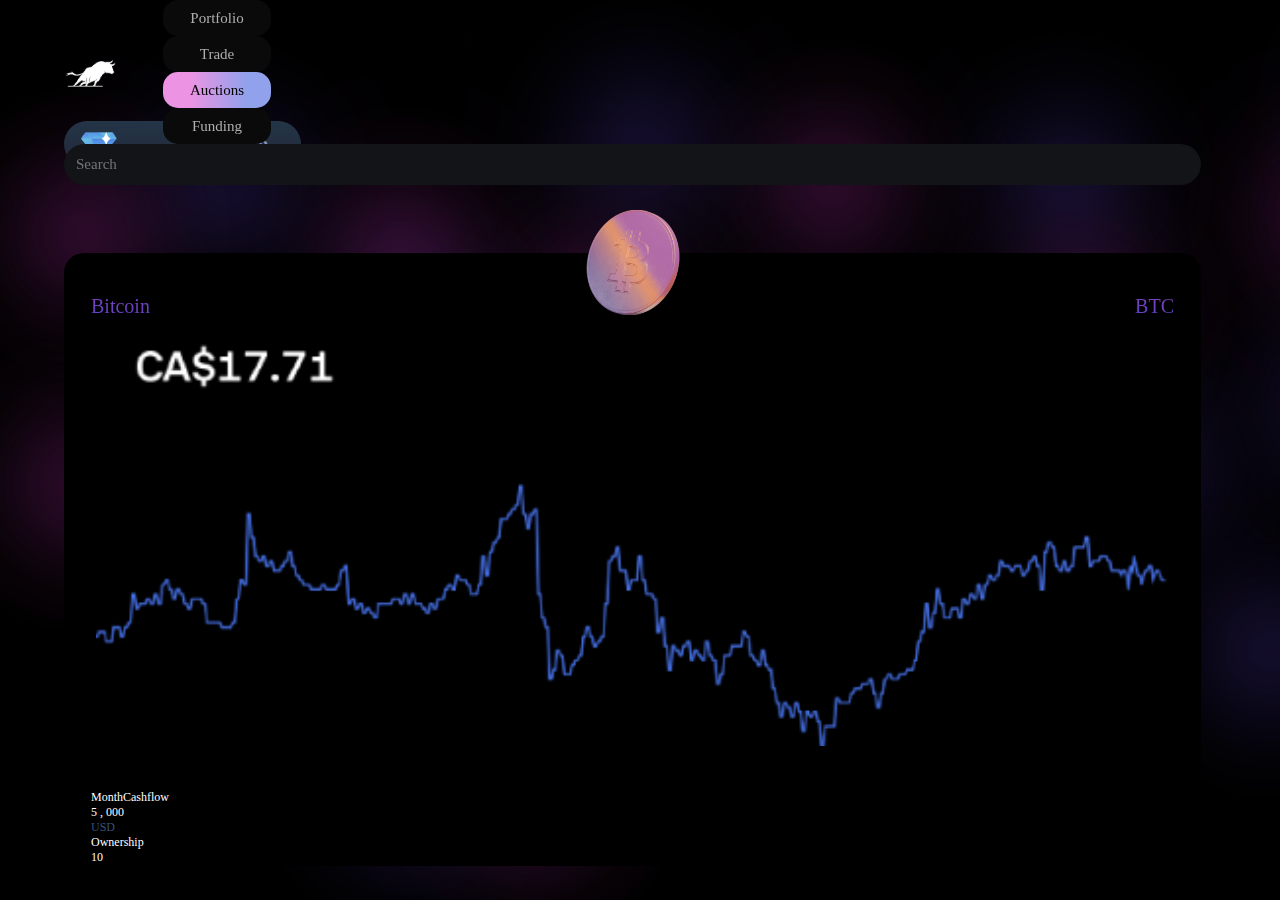
<file: index.html>
<!DOCTYPE html>
<html lang="en" class="page-auctions">

<head>
    <meta charset="UTF-8">
    <meta http-equiv="X-UA-Compatible" content="IE=edge">
    <meta name="viewport"
        content="width=device-width, initial-scale=1, minimum-scale=1, maximum-scale=1, user-scalable=no, viewport-fit=cover" />

    <title>Rich Investors</title>

    <link href="https://cdn.jsdelivr.net/npm/bootstrap@5.0.2/dist/css/bootstrap.min.css" rel="stylesheet"
        integrity="sha384-EVSTQN3/azprG1Anm3QDgpJLIm9Nao0Yz1ztcQTwFspd3yD65VohhpuuCOmLASjC" crossorigin="anonymous" />
    <link rel="stylesheet" href="css/styles.css" />
    <link rel="stylesheet" href="css/auctions.css">


    <link rel="stylesheet"
        href="https://cdnjs.cloudflare.com/ajax/libs/OwlCarousel2/2.3.4/assets/owl.carousel.min.css" />
    <link rel="stylesheet"
        href="https://cdnjs.cloudflare.com/ajax/libs/OwlCarousel2/2.3.4/assets/owl.theme.default.min.css" />

    <link rel="stylesheet" href="css/_media.css">
</head>

<body class="page-auctions">
    <header class="header">
        <div class="ri-container">
            <div class="header__content row justify-content-between">

                <div class="header__left col-12 col-md-10">
                    <div class="header__logo">
                        <a href="portfolio.html">
                            <img src="./assets/logo.svg" alt="logo" />
                        </a>
                    </div>

                    <div class="header__navbar d-flex">
                        <div class="header__navbar__item">
                            <a class="header__navbar__link" href="portfolio.html"> Portfolio </a>
                        </div>

                        <div class="header__navbar__item">
                            <a class="header__navbar__link" href="trade.html"> Trade </a>
                        </div>

                        <div class="header__navbar__item header__navbar__item--active">
                            <a class="header__navbar__link" href="index.html"> Auctions </a>
                        </div>

                        <div class="header__navbar__item">
                            <a class="header__navbar__link" href="funding.html"> Funding </a>
                        </div>
                    </div>
                </div>

                <div class="header__right col-2 d-flex align-items-center justify-content-end d-none d-lg-flex">

                    <!-- Search -->
                    <div class="ri-search">
                        <input type="text" name="search" placeholder="Search" />
                    </div>
                </div>
            </div>
        </div>
    </header>


    <main class="auctions">

        <div class="ri-container">

            <div class="auctions__wrapper">

                <!-- Header -->
                <div class="auctions__header">

                    <div class="auctions__label auctions__label--blue">

                        <div class="auctions__label__icon">
                            <img class="" src="./assets/blue-chip.svg" alt="" />
                        </div>

                        <div class="auctions__label__title">
                            Blue Chip
                        </div>
                    </div>

                </div>

                <!-- Content -->
                <div class="auctions__items row d-none d-md-flex"></div>
                <div class="auctions__items__mobile d-flex d-md-none owl-carousel owl-theme"></div>
            </div>

            <div class="auctions__wrapper">

                <!-- Header -->
                <div class="auctions__header">
                    <div class="auctions__label auctions__label--red">

                        <div class="auctions__label__icon">
                            <img class="" src="./assets/trending.svg" alt="" />
                        </div>

                        <div class="auctions__label__title">
                            Trending
                        </div>
                    </div>
                </div>

                <!-- Content -->
                <div class="auctions__items row d-none d-md-flex"></div>
                <div class="auctions__items__mobile d-flex d-md-none owl-carousel owl-theme"></div>

            </div>

        </div>
    </main>


    <script src="https://code.jquery.com/jquery-3.6.0.min.js"
        integrity="sha256-/xUj+3OJU5yExlq6GSYGSHk7tPXikynS7ogEvDej/m4=" crossorigin="anonymous"></script>
    <script src="https://cdn.jsdelivr.net/npm/bootstrap@5.0.2/dist/js/bootstrap.bundle.min.js"
        integrity="sha384-MrcW6ZMFYlzcLA8Nl+NtUVF0sA7MsXsP1UyJoMp4YLEuNSfAP+JcXn/tWtIaxVXM" crossorigin="anonymous">
    </script>
    <script src="https://cdnjs.cloudflare.com/ajax/libs/OwlCarousel2/2.3.4/owl.carousel.min.js"></script>
    <script src="./js/script.js"></script>
    <script src="./js/auctions.js"></script>


</body>

</html>
</file>
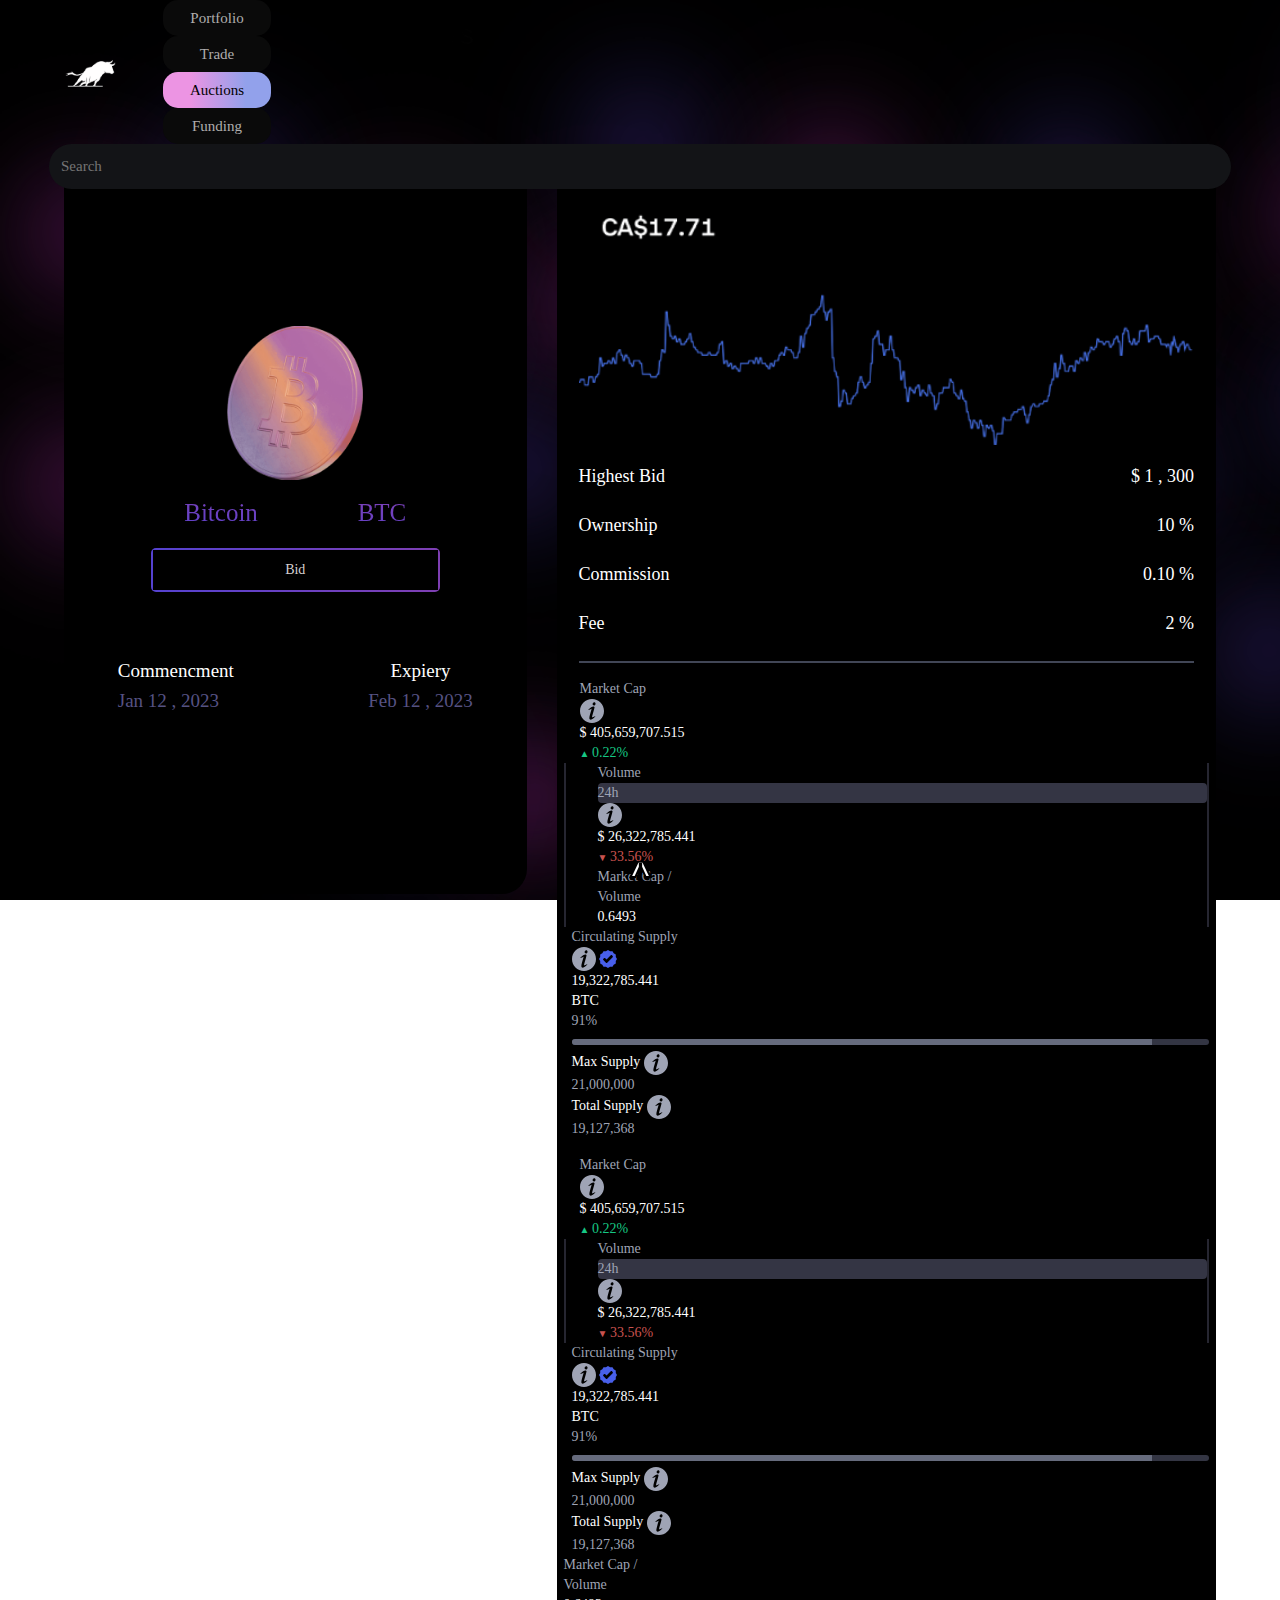
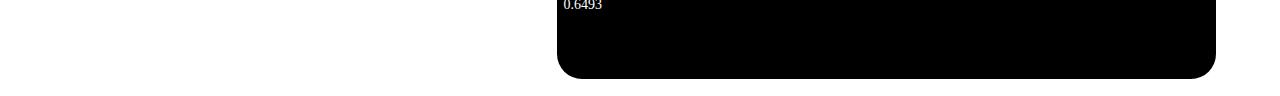
<file: auction-details.html>
<!DOCTYPE html>
<html lang="en" class="page-details">

<head>
    <meta charset="UTF-8">
    <meta http-equiv="X-UA-Compatible" content="IE=edge">
    <meta name="viewport"
        content="width=device-width, initial-scale=1, minimum-scale=1, maximum-scale=1, user-scalable=no, viewport-fit=cover" />

    <title>Rich Investors Details</title>

    <link href="https://cdn.jsdelivr.net/npm/bootstrap@5.0.2/dist/css/bootstrap.min.css" rel="stylesheet"
        integrity="sha384-EVSTQN3/azprG1Anm3QDgpJLIm9Nao0Yz1ztcQTwFspd3yD65VohhpuuCOmLASjC" crossorigin="anonymous" />
    <link rel="stylesheet" href="https://maxcdn.bootstrapcdn.com/bootstrap/3.4.1/css/bootstrap.min.css">
    <link rel="stylesheet" href="css/styles.css" />
    <link rel="stylesheet" href="css/auction-details.css">

    <link rel="stylesheet" href="css/_media.css">
</head>

<body class="page-details">
    <header class="header">
        <div class="ri-container">
            <div class="header__content row justify-content-between">

                <div class="header__left col-12 col-md-10">
                    <div class="header__logo">
                        <a href="portfolio.html">
                            <img src="./assets/logo.svg" alt="logo" />
                        </a>
                    </div>

                    <div class="header__navbar d-flex">
                        <div class="header__navbar__item">
                            <a class="header__navbar__link" href="portfolio.html"> Portfolio </a>
                        </div>

                        <div class="header__navbar__item">
                            <a class="header__navbar__link" href="trade.html"> Trade </a>
                        </div>

                        <div class="header__navbar__item header__navbar__item--active">
                            <a class="header__navbar__link" href="index.html"> Auctions </a>
                        </div>

                        <div class="header__navbar__item">
                            <a class="header__navbar__link" href="funding.html"> Funding </a>
                        </div>
                    </div>
                </div>

                <div class="header__right col-2 d-flex align-items-center justify-content-end d-none d-lg-flex">

                    <!-- Search -->
                    <div class="ri-search">
                        <input type="text" name="search" placeholder="Search" />
                    </div>

                </div>
            </div>
        </div>
    </header>

    <main class="auctions-details">
        <div id="auctions-container" class="ri-container">

            <section class="auctions-details__content">

                <div class="auctions-details__swipe-icon d-flex d-md-none">
                    <img src="./assets/swipe-icon.svg" alt="logo" />                                      
                </div>
                
            </section>

        </div>
    </main>


    <script src="https://code.jquery.com/jquery-3.6.0.min.js"
        integrity="sha256-/xUj+3OJU5yExlq6GSYGSHk7tPXikynS7ogEvDej/m4=" crossorigin="anonymous"></script>
    <script src="https://cdn.jsdelivr.net/npm/bootstrap@5.0.2/dist/js/bootstrap.bundle.min.js"
        integrity="sha384-MrcW6ZMFYlzcLA8Nl+NtUVF0sA7MsXsP1UyJoMp4YLEuNSfAP+JcXn/tWtIaxVXM" crossorigin="anonymous">
    </script>
    <script src="https://ajax.googleapis.com/ajax/libs/jquery/3.6.0/jquery.min.js"></script>
    <script src="https://maxcdn.bootstrapcdn.com/bootstrap/3.4.1/js/bootstrap.min.js"></script>
    <script src="./js/hammer.min.js"></script>
    <script src="./js/script.js"></script>
    <script src="./js/auction-details.js"></script>

</body>

</html>
</file>
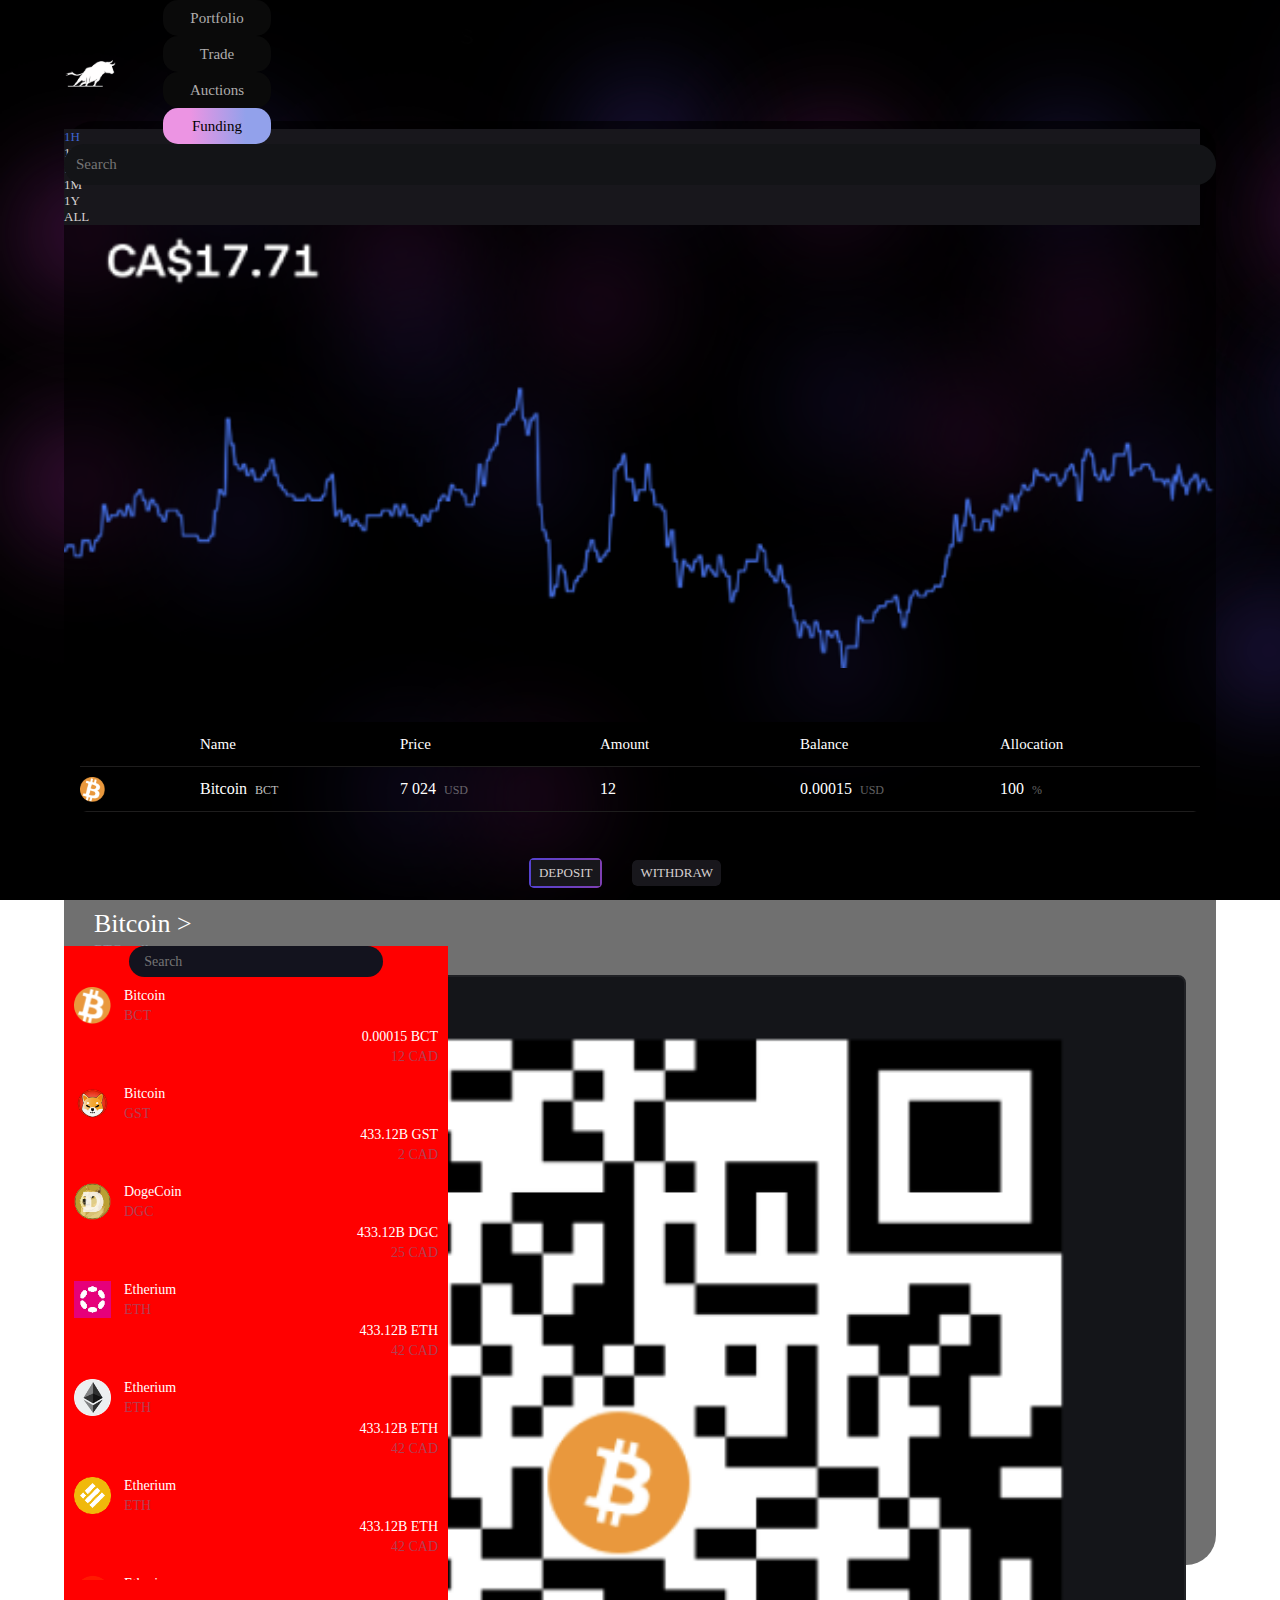
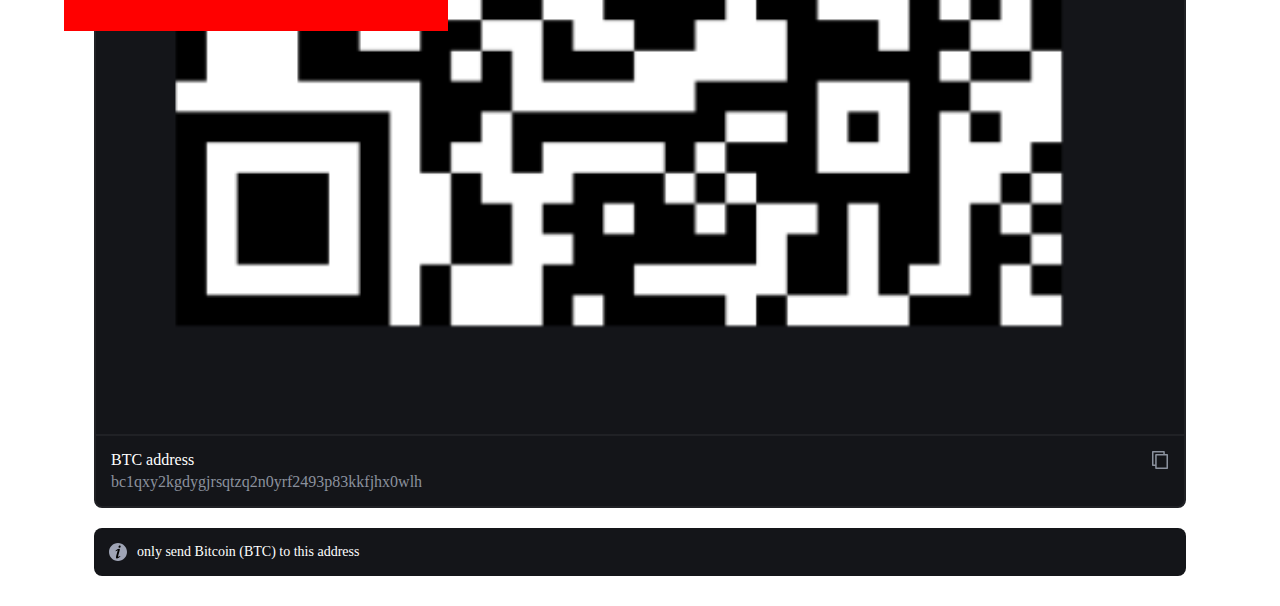
<file: funding.html>
<!DOCTYPE html>
<html lang="en" class="page-funding">

<head>
    <meta charset="UTF-8">
    <meta http-equiv="X-UA-Compatible" content="IE=edge">
    <meta name="viewport"
        content="width=device-width, initial-scale=1, minimum-scale=1, maximum-scale=1, user-scalable=no, viewport-fit=cover" />

    <title>Rich Investors</title>

    <link href="https://cdn.jsdelivr.net/npm/bootstrap@5.0.2/dist/css/bootstrap.min.css" rel="stylesheet"
        integrity="sha384-EVSTQN3/azprG1Anm3QDgpJLIm9Nao0Yz1ztcQTwFspd3yD65VohhpuuCOmLASjC" crossorigin="anonymous" />
    <link rel="stylesheet" href="css/styles.css" />
    <link rel="stylesheet" href="css/funding.css">


    <link rel="stylesheet"
        href="https://cdnjs.cloudflare.com/ajax/libs/OwlCarousel2/2.3.4/assets/owl.carousel.min.css" />
    <link rel="stylesheet"
        href="https://cdnjs.cloudflare.com/ajax/libs/OwlCarousel2/2.3.4/assets/owl.theme.default.min.css" />

    <link rel="stylesheet" href="css/_media.css">
</head>

<body class="page-funding">
    <header class="header">
        <div class="ri-container">
            <div class="header__content row justify-content-between">

                <div class="header__left col-12 col-md-10">
                    <div class="header__logo">
                        <a href="portfolio.html">
                            <img src="./assets/logo.svg" alt="logo" />
                        </a>
                    </div>

                    <div class="header__navbar d-flex">
                        <div class="header__navbar__item">
                            <a class="header__navbar__link" href="portfolio.html"> Portfolio </a>
                        </div>

                        <div class="header__navbar__item">
                            <a class="header__navbar__link" href="trade.html"> Trade </a>
                        </div>

                        <div class="header__navbar__item">
                            <a class="header__navbar__link" href="index.html"> Auctions </a>
                        </div>

                        <div class="header__navbar__item header__navbar__item--active">
                            <a class="header__navbar__link" href="funding.html"> Funding </a>
                        </div>
                    </div>
                </div>

                <div class="header__right col-2 d-flex align-items-center justify-content-end d-none d-lg-flex">

                    <!-- Search -->
                    <div class="ri-search">
                        <input type="text" name="search" placeholder="Search" />
                    </div>

                </div>
            </div>
        </div>

    </header>

    <main class="funding">
        <div class="ri-container">
            <div class="funding__container">

                <div class="row">

                    <div class="col-12 col-md-6 col-lg-7 col-xl-8 funding__section--left chart">

                        <div class="funding__section__top">

                            <div class="d-flex justify-content-end">

                                <div class="row align-items-center funding__timeshift">
                                    <div class="col-2 funding__timeshift--active">1H</div>
                                    <div class="col-2">1D</div>
                                    <div class="col-2">1W</div>
                                    <div class="col-2">1M</div>
                                    <div class="col-2">1Y</div>
                                    <div class="col-2">ALL</div>
                                </div>
                            </div>

                            <div class="funding__chart">

                            </div>

                        </div>

                        <div class="row funding__row">

                            <div class="col-12 funding__column">

                                <div class="funding__assets">

                                    <div class="funding__assets__content">

                                        <div class="funding__assets__icons">


                                        </div>

                                        <div class="funding__assets__items__scrollable">

                                            <div class="funding__assets__items">

                                            </div>

                                        </div>

                                    </div>
                                </div>
                            </div>
                        </div>
                    </div>

                    <div class="deposit col-12 col-md-6 col-lg-5 col-xl-4">

                    </div>

                </div>
            </div>

            <div class="funding__assets__title funding__assets__title--mobile d-block d-sm-none">
                <div class="funding__items__assets funding__items__assets--mobile">
                    <span class="notOnActive"> Your Assets ></span>
                    <span class="onlyOnActive"> &lt; </span>
                </div>
            </div>

             <!-- Modal -->      
            <div class="modal funding__modal" id="myModal" role="dialog">
                <div class="modal-dialog">
                    <!-- Modal content-->
                    <div class="modal-content">
                        <div class="modal-body__wrapper">
                            <div class="modal-header">
                                <!-- Search -->
                                <div class="modal-search">
                                    <input type="text" name="search" placeholder="Search" />
                                </div>
                            </div>

                            <div class="funding__modal-body modal-body">
                                <div class="assets__search__items"> 
                                </div>               
                            </div>
                        </div>
                    </div>
                </div>
            </div>

        </div>
   
    </main>


    <script src="https://code.jquery.com/jquery-3.6.0.min.js"
        integrity="sha256-/xUj+3OJU5yExlq6GSYGSHk7tPXikynS7ogEvDej/m4=" crossorigin="anonymous"></script>
    <script src="https://cdn.jsdelivr.net/npm/bootstrap@5.0.2/dist/js/bootstrap.bundle.min.js"
        integrity="sha384-MrcW6ZMFYlzcLA8Nl+NtUVF0sA7MsXsP1UyJoMp4YLEuNSfAP+JcXn/tWtIaxVXM" crossorigin="anonymous">
    </script>
    <script src="https://cdnjs.cloudflare.com/ajax/libs/OwlCarousel2/2.3.4/owl.carousel.min.js"></script>
    <script src="https://maxcdn.bootstrapcdn.com/bootstrap/3.4.1/js/bootstrap.min.js"></script>
    <script src="./js/hammer.min.js"></script>
    <script src="./js/script.js"></script>
    <script src="./js/funding.js"></script>


</body>

</html>
</file>
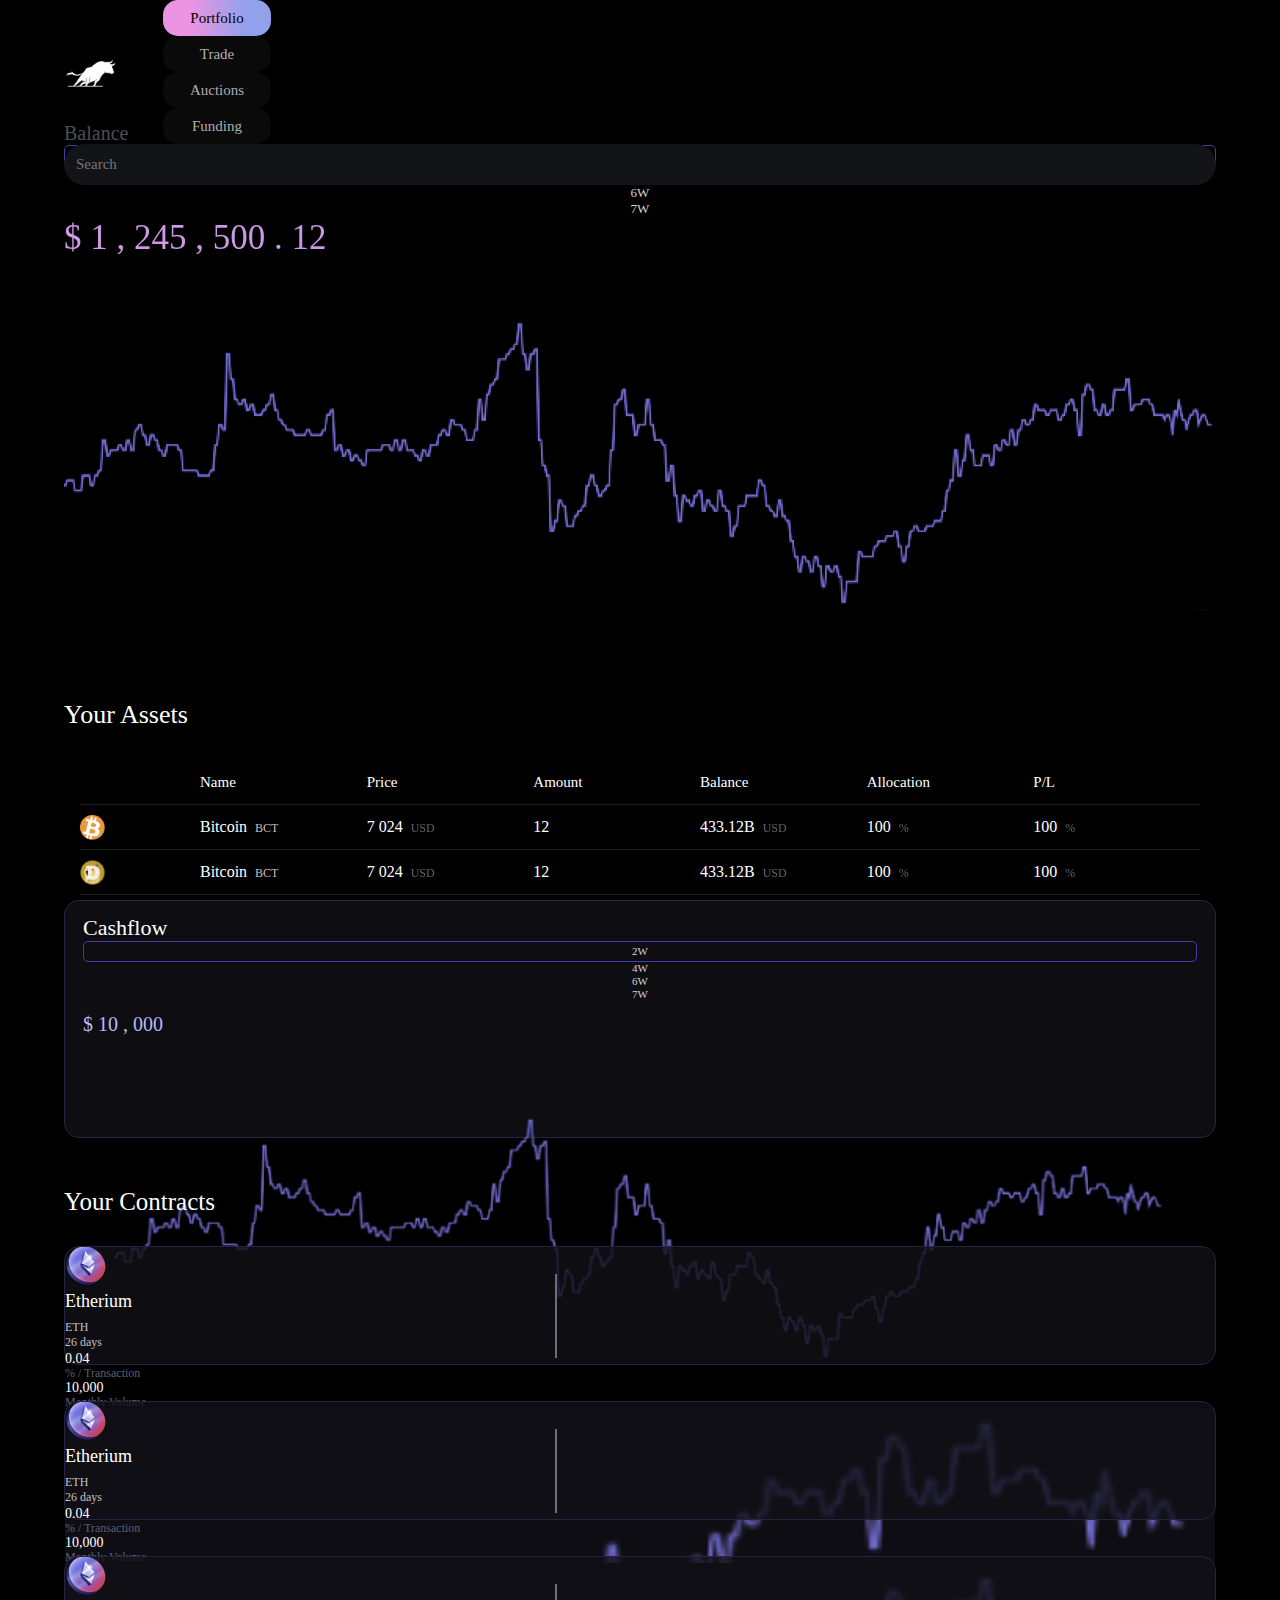
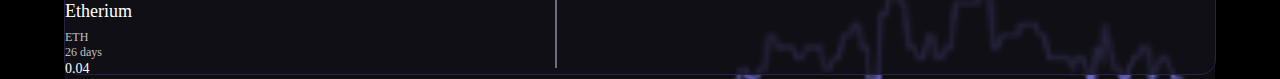
<file: portfolio.html>
<!DOCTYPE html>
<html lang="en" class="page-portfolio">

<head>
    <meta charset="UTF-8">
    <meta http-equiv="X-UA-Compatible" content="IE=edge">
    <meta name="viewport"
        content="width=device-width, initial-scale=1, minimum-scale=1, maximum-scale=1, user-scalable=no, viewport-fit=cover" />

    <title>Rich Investors</title>

    <link href="https://cdn.jsdelivr.net/npm/bootstrap@5.0.2/dist/css/bootstrap.min.css" rel="stylesheet"
        integrity="sha384-EVSTQN3/azprG1Anm3QDgpJLIm9Nao0Yz1ztcQTwFspd3yD65VohhpuuCOmLASjC" crossorigin="anonymous" />
    <link rel="stylesheet" href="css/styles.css" />
    <link rel="stylesheet" href="css/portfolio.css">


    <link rel="stylesheet"
        href="https://cdnjs.cloudflare.com/ajax/libs/OwlCarousel2/2.3.4/assets/owl.carousel.min.css" />
    <link rel="stylesheet"
        href="https://cdnjs.cloudflare.com/ajax/libs/OwlCarousel2/2.3.4/assets/owl.theme.default.min.css" />

    <link rel="stylesheet" href="css/_media.css">
</head>

<body class="page-portfolio">
    <header class="header">
        <div class="ri-container">
            <div class="header__content row justify-content-between">

                <div class="header__left col-12 col-md-10">
                    <div class="header__logo">
                        <a href="portfolio.html">
                            <img src="./assets/logo.svg" alt="logo" />
                        </a>
                    </div>

                    <div class="header__navbar d-flex">
                        <div class="header__navbar__item header__navbar__item--active">
                            <a class="header__navbar__link" href="portfolio.html"> Portfolio </a>
                        </div>

                        <div class="header__navbar__item">
                            <a class="header__navbar__link" href="trade.html"> Trade </a>
                        </div>

                        <div class="header__navbar__item">
                            <a class="header__navbar__link" href="index.html"> Auctions </a>
                        </div>

                        <div class="header__navbar__item">
                            <a class="header__navbar__link" href="funding.html"> Funding </a>
                        </div>
                    </div>
                </div>

                <div class="header__right col-2 d-flex align-items-center justify-content-end d-none d-lg-flex">

                    <!-- Search -->
                    <div class="ri-search">
                        <input type="text" name="search" placeholder="Search" />
                    </div>

                </div>
            </div>
        </div>

    </header>

    <main class="portfolio">
        <div class="ri-container">
            <div class="portfolio__container">

                <div class="row">

                    <div class="col-12 col-lg-7 col-xl-8  portfolio__section--left">
                        <div class="portfolio__section__top">
                            <div class="d-flex justify-content-between">
                                <div class="portfolio__section--left__title">Balance</div>
                                <div class="row weeks align-items-center">
                                    <div class="col-3 week-chart week--purple">2W</div>
                                    <div class="col-3 week-chart">4W</div>
                                    <div class="col-3 week-chart">6W</div>
                                    <div class="col-3 week-chart">7W</div>
                                </div>
                            </div>
                            <div class="d-flex justify-content-between">
                                <div class="portfolio__section--left__value">$ 1 , 245 , 500 . 12</div>                             
                            </div>

                            <div class="portfolio__chart">

                            </div>

                        </div>

                        <div class="row portfolio__row">

                            <div class="col-12 portfolio__column">
                                <div class="portfolio__assets__title d-none d-md-flex">
                                    <div class="portfolio__assets__title">
                                        Your Assets
                                    </div>
                                </div>

                                <div class="portfolio__assets">

                                    <div class="portfolio__assets__content">

                                        <div class="portfolio__assets__icons">


                                        </div>

                                        <div class="portfolio__assets__items__scrollable">

                                            <div class="portfolio__assets__items">

                                            </div>

                                        </div>

                                    </div>
                                </div>
                            </div>
                        </div>
                    </div>

                    <div class="col-12 col-lg-5 col-xl-4 portfolio__section portfolio--right">
                        <div class="cashflow">

                        </div>

                        <div class="contracts">

                            <div class="contracts__title d-none d-md-flex">Your Contracts</div>
                            <div class="contracts__container"></div>

                        </div>
                    </div>

                </div>

                <div class="portfolio__buttons">
                    <div class="portfolio__button portfolio__button--crypto">Crypto</div>
                    <div class="portfolio__button portfolio__button--contract">Contract</div>
                </div>

            </div>
        </div>
    </main>


    <script src="https://code.jquery.com/jquery-3.6.0.min.js"
        integrity="sha256-/xUj+3OJU5yExlq6GSYGSHk7tPXikynS7ogEvDej/m4=" crossorigin="anonymous"></script>
    <script src="https://cdn.jsdelivr.net/npm/bootstrap@5.0.2/dist/js/bootstrap.bundle.min.js"
        integrity="sha384-MrcW6ZMFYlzcLA8Nl+NtUVF0sA7MsXsP1UyJoMp4YLEuNSfAP+JcXn/tWtIaxVXM" crossorigin="anonymous">
        </script>
    <script src="https://cdnjs.cloudflare.com/ajax/libs/OwlCarousel2/2.3.4/owl.carousel.min.js"></script>
    <script src="./js/hammer.min.js"></script>
    <script src="./js/script.js"></script>
    <script src="./js/portfolio.js"></script>


</body>

</html>
</file>
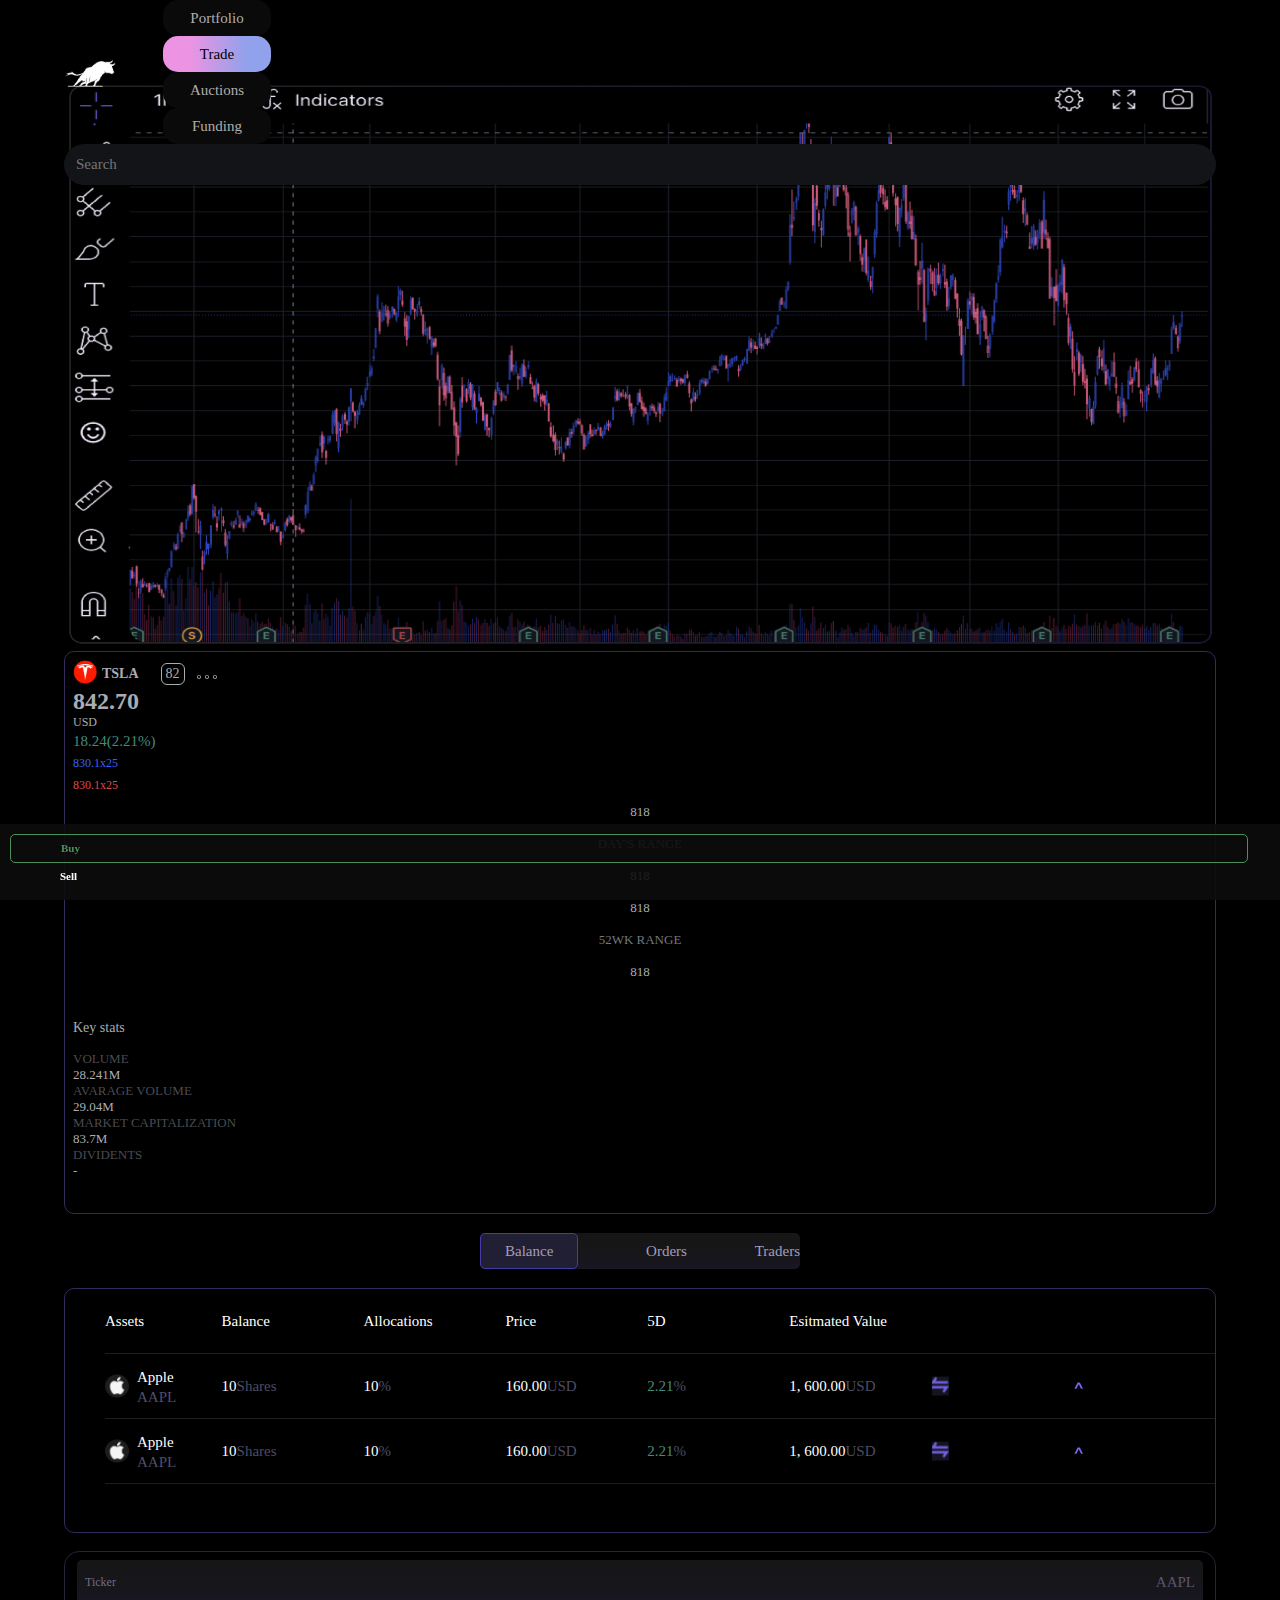
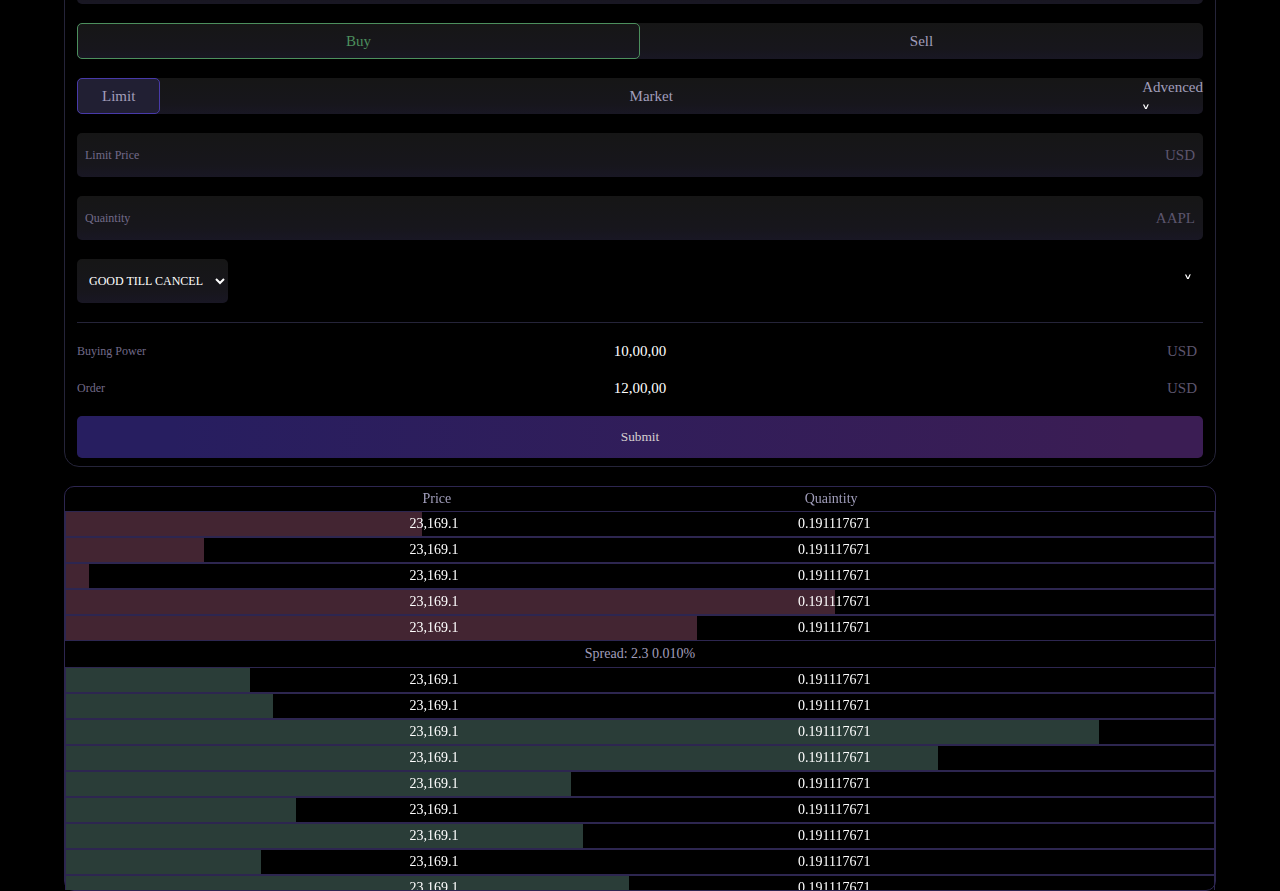
<file: trade-details.html>
<!DOCTYPE html>
<html lang="en" class="page-trade-details">

<head>
    <meta charset="UTF-8">
    <meta http-equiv="X-UA-Compatible" content="IE=edge">
    <meta name="viewport"
        content="width=device-width, initial-scale=1, minimum-scale=1, maximum-scale=1, user-scalable=no, viewport-fit=cover" />

    <title>Rich Investors</title>

    <link href="https://cdn.jsdelivr.net/npm/bootstrap@5.0.2/dist/css/bootstrap.min.css" rel="stylesheet"
        integrity="sha384-EVSTQN3/azprG1Anm3QDgpJLIm9Nao0Yz1ztcQTwFspd3yD65VohhpuuCOmLASjC" crossorigin="anonymous" />
    <link rel="stylesheet" href="css/styles.css" />
    <link rel="stylesheet" href="css/trade-details.css">


    <link rel="stylesheet"
        href="https://cdnjs.cloudflare.com/ajax/libs/OwlCarousel2/2.3.4/assets/owl.carousel.min.css" />
    <link rel="stylesheet"
        href="https://cdnjs.cloudflare.com/ajax/libs/OwlCarousel2/2.3.4/assets/owl.theme.default.min.css" />

    <link rel="stylesheet" href="css/_media.css">
</head>

<body class="page-trade-details">

    <header class="header">
        <div class="ri-container">
            <div class="header__content__height row justify-content-between">

                <div class="header__left col-12 col-md-10">
                    <div class="header__logo">
                        <a href="portfolio.html">
                            <img src="./assets/logo.svg" alt="logo" />
                        </a>
                    </div>

                    <div class="header__navbar d-flex">
                        <div class="header__navbar__item">
                            <a class="header__navbar__link" href="portfolio.html"> Portfolio </a>
                        </div>

                        <div class="header__navbar__item header__navbar__item--active">
                            <a class="header__navbar__link" href="trade.html"> Trade </a>
                        </div>

                        <div class="header__navbar__item">
                            <a class="header__navbar__link" href="index.html"> Auctions </a>
                        </div>

                        <div class="header__navbar__item">
                            <a class="header__navbar__link" href="funding.html"> Funding </a>
                        </div>
                    </div>
                </div>

                <div class="header__right col-2 d-flex align-items-center justify-content-end d-none d-lg-flex">

                    <!-- Search -->
                    <div class="ri-search">
                        <input type="text" name="search" placeholder="Search" />
                    </div>

                </div>
            </div>
        </div>

    </header>

    <main class="trade-details">
        <div class="ri-container">
            <div class="trade-details__container">

                <div class="row">

                    <div class="col-12 col-md-7 col-lg-8 col-xl-9 trade-details__section trade-details__section--left">

                        <div class="row">

                            <div class="col-12 col-xl-10">
                                <div class="trade-details__chart">

                                    <div class="trade-details__chart__image">
                                        <img src="./assets/chart-details.png" alt="chart-details">
                                    </div>

                                </div>
                            </div>

                            <div
                                class="col-2 col-lg-2 trade-details__section trade-details__section--middle d-none d-xl-flex">
                            </div>

                        </div>

                        <div class="d-flex d-sm-none trade__buttons">
                            <div class="trade__button trade__button--buy">Buy</div>
                            <div class="trade__button trade__button--sell">Sell</div>
                        </div>
                    

                        <div class="row">

                            <div class="col-12 d-none d-sm-block">
                                <div class="order__buttons">
                                    <div class="order__tab order__tab--blue test">
                                        <div class="order__tab__bg">Balance</div>
                                        <div>Orders</div>
                                        <div class="pe-3">Traders</div>
                                    </div>
                                </div>

                                <div class="trade-details__assets">

                                    <div class="trade-details___assets__content">

                                        <div class="assets__items__fixed">

                                        </div>

                                        <div class="trade-assets__items__scrollable">

                                            <div class="trade__assets__items">

                                            </div>

                                        </div>

                                    </div>
                                </div>
                            </div>

                        </div>

                    </div>

                    <div
                        class="order col-12 col-md-5 col-lg-4 col-xl-3 trade-details__section trade-details__section--right">
                        <div class="chart__assets__title d-block d-sm-none mb-5">
                            <div class="funding__items__assets funding__items__assets_back">
                                >
                            </div>
                        </div>
                        <div class="trade__market__content--right">

                            <div class="order__container">
                                <div class="order__input d-block d-sm-none">

                                    <input type="text" placeholder=" " />
                                    <label class="order__input__label">Ticker</label>

                                    <div class="order__input__specifier">AAPL</div>
                                </div>

                                <div class="order__tab order__tab--green">
                                    <div>Buy</div>
                                    <div>Sell</div>
                                </div>

                                <div class="order__tab order__tab--blue">
                                    <div class="order__tab__bg">Limit</div>
                                    <div>Market</div>

                                    <div class="d-flex">
                                        <div class="pe-2">Advenced</div>
                                        <img src="/assets/arrow-down.svg" alt="arrow" />
                                    </div>
                                </div>


                                <div class="order__input">

                                    <input type="text" placeholder=" " />
                                    <label class="order__input__label">Limit Price</label>

                                    <div class="order__input__specifier">USD</div>
                                </div>

                                <div class="order__input">

                                    <input type="text" placeholder=" " />
                                    <label class="order__input__label">Quaintity</label>

                                    <div class="order__input__specifier">AAPL</div>
                                </div>

                                <div class="selectdiv ">
                                    <select class="form-select order__input" aria-label="Default select example">
                                        <option selected>GOOD TILL CANCEL</option>
                                        <option value="1">One</option>
                                        <option value="2">Two</option>
                                        <option value="3">Three</option>
                                    </select>
                                </div>

                                <div class="order__form__border">
                                    <div class="order__form__footer">
                                        <div class="order__form__footer_title">Buying Power</div>
                                        <div class="order__form__footer_value">10,00,00</div>
                                        <div class="order__form__footer_specifier">usd</div>
                                    </div>

                                    <div class="order__form__footer">
                                        <div class="order__form__footer_title">Order</div>
                                        <div class="order__form__footer_value">12,00,00</div>
                                        <div class="order__form__footer_specifier">usd</div>
                                    </div>
                                </div>

                                <div class="order__subtmit">
                                    <button>Submit</button>
                                </div>

                            </div>
                        </div>


                        <div class="trade-details__price__chart d-none d-sm-block">
                            <div class="price-chart__fixed"></div>
                            <div class="price-chart__content__scrollable">

                                <div class="price-chart__header">
                                    <div>
                                        Price
                                    </div>

                                    <div>
                                        Quaintity
                                    </div>

                                </div>

                            </div>
                        </div>

                    </div>
                </div>

            </div>
        </div>
    </main>


    <script src="https://code.jquery.com/jquery-3.6.0.min.js"
        integrity="sha256-/xUj+3OJU5yExlq6GSYGSHk7tPXikynS7ogEvDej/m4=" crossorigin="anonymous"></script>
    <script src="https://cdn.jsdelivr.net/npm/bootstrap@5.0.2/dist/js/bootstrap.bundle.min.js"
        integrity="sha384-MrcW6ZMFYlzcLA8Nl+NtUVF0sA7MsXsP1UyJoMp4YLEuNSfAP+JcXn/tWtIaxVXM" crossorigin="anonymous">
    </script>
    <script src="https://cdnjs.cloudflare.com/ajax/libs/OwlCarousel2/2.3.4/owl.carousel.min.js"></script>
    <script src="./js/hammer.min.js"></script>
    <script src="./js/script.js"></script>
    <script src="./js/trade-details.js"></script>

</body>

</html>
</file>
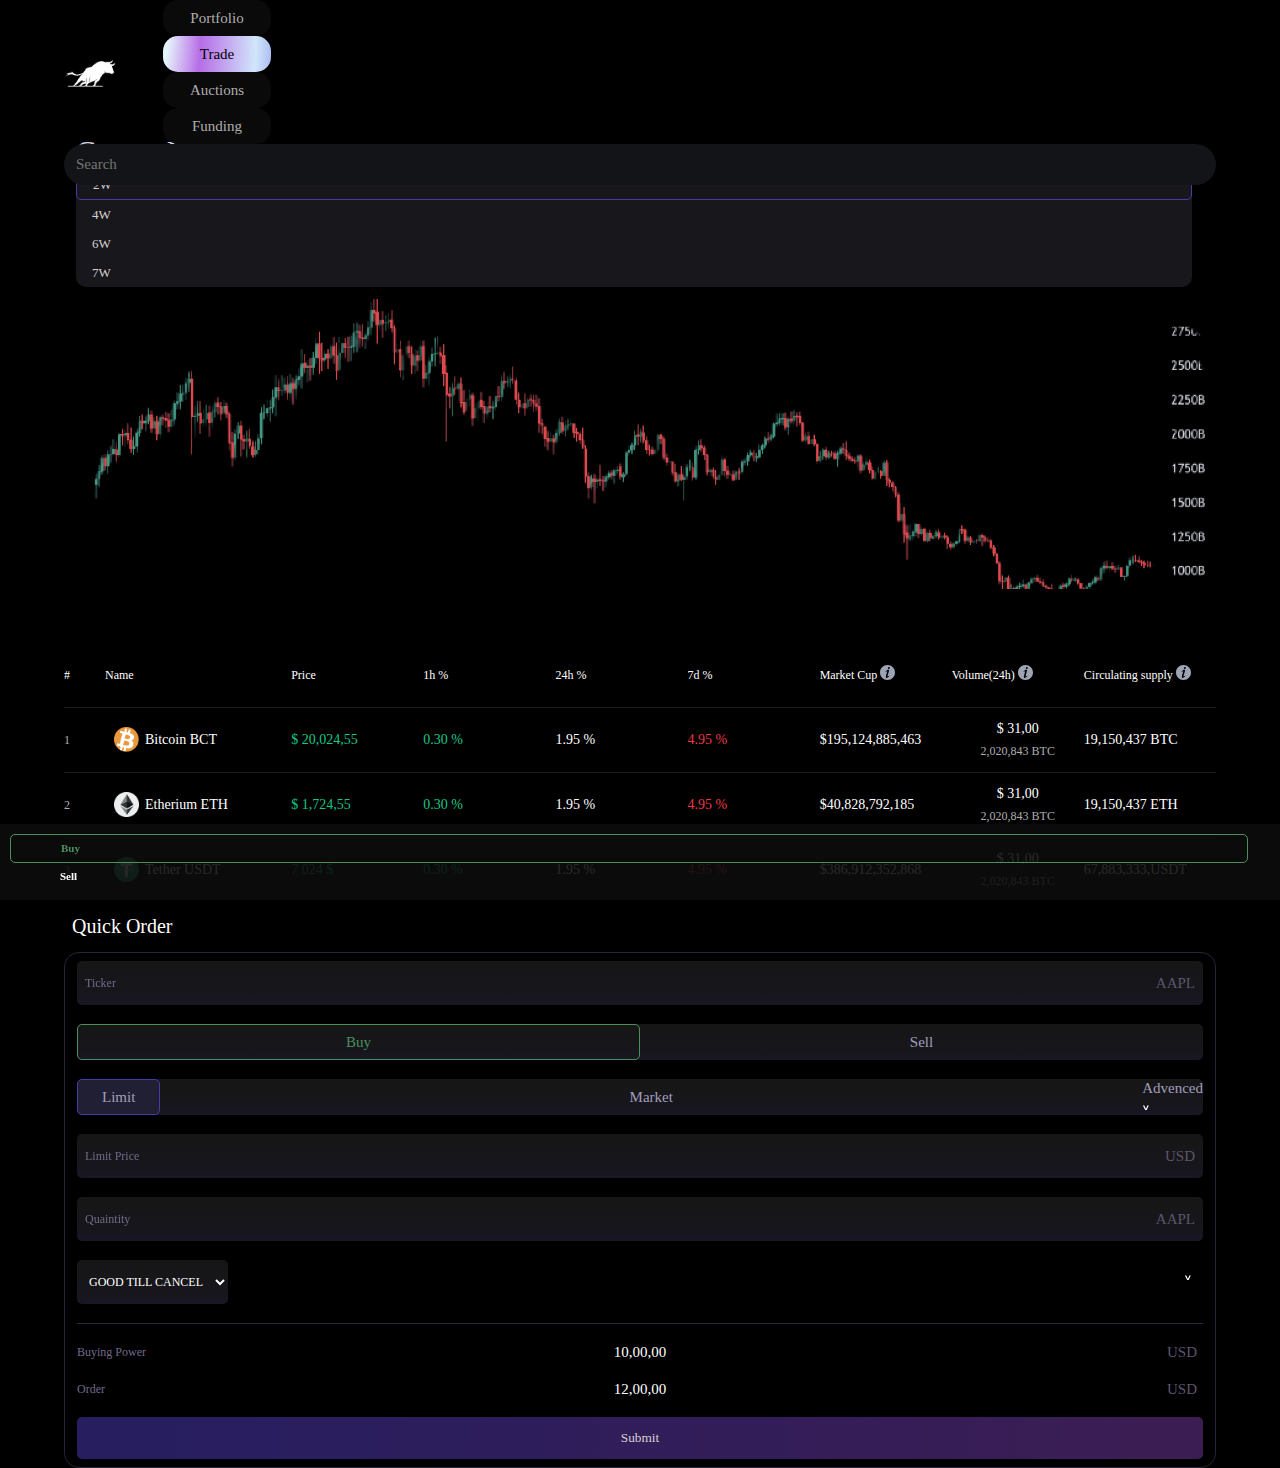
<file: trade.html>
<!DOCTYPE html>
<html lang="en" class="page-trade">

<head>
    <meta charset="UTF-8">
    <meta http-equiv="X-UA-Compatible" content="IE=edge">
    <meta name="viewport"
        content="width=device-width, initial-scale=1, minimum-scale=1, maximum-scale=1, user-scalable=no, viewport-fit=cover" />

    <title>Rich Investors</title>

    <link href="https://cdn.jsdelivr.net/npm/bootstrap@5.0.2/dist/css/bootstrap.min.css" rel="stylesheet"
        integrity="sha384-EVSTQN3/azprG1Anm3QDgpJLIm9Nao0Yz1ztcQTwFspd3yD65VohhpuuCOmLASjC" crossorigin="anonymous" />
    <link rel="stylesheet" href="css/styles.css" />
    <link rel="stylesheet" href="css/trade.css">


    <link rel="stylesheet"
        href="https://cdnjs.cloudflare.com/ajax/libs/OwlCarousel2/2.3.4/assets/owl.carousel.min.css" />
    <link rel="stylesheet"
        href="https://cdnjs.cloudflare.com/ajax/libs/OwlCarousel2/2.3.4/assets/owl.theme.default.min.css" />

    <link rel="stylesheet" href="css/_media.css">

</head>

<body class="page-trade">
    <header class="header">
        <div class="ri-container">
            <div class="header__content row justify-content-between">

                <div class="header__left col-12 col-md-10">
                    <div class="header__logo">
                        <a href="portfolio.html">
                            <img src="./assets/logo.svg" alt="logo" />
                        </a>
                    </div>

                    <div class="header__navbar d-flex">
                        <div class="header__navbar__item">
                            <a class="header__navbar__link" href="portfolio.html"> Portfolio </a>
                        </div>

                        <div class="header__navbar__item header__navbar__item--active">
                            <a class="header__navbar__link" href="trade.html"> Trade </a>
                        </div>

                        <div class="header__navbar__item">
                            <a class="header__navbar__link" href="index.html"> Auctions </a>
                        </div>

                        <div class="header__navbar__item">
                            <a class="header__navbar__link" href="funding.html"> Funding </a>
                        </div>
                    </div>
                </div>

                <div class="header__right col-12 col-xl-2 d-flex align-items-center justify-content-end">

                    <!-- Search -->
                    <div class="ri-search d-none d-xl-flex">
                        <input type="text" name="search" placeholder="Search" />
                    </div>

                </div>
            </div>
        </div>

    </header>

    <main class="trade">
        <div class="ri-container">
            <div class="trade__container">

                <div class="row">
                    <div class="trade__market col-12 col-lg-8 col-xl-9">

                        <div class="trade__market__content trade__market__content--left">

                            <div class="chart__image">

                                <div class="d-flex align-items-end justify-content-between trade__market__top">

                                    <div class="trade__market__header">
                                        Cryoto Market
                                    </div>

                                    <div class="row trade__market__weeks">
                                        <div class="col-3 trade__market__week trade__market__week--purple">2W</div>
                                        <div class="col-3 trade__market__week">4W</div>
                                        <div class="col-3 trade__market__week">6W</div>
                                        <div class="col-3 trade__market__week">7W</div>
                                    </div>
                                </div>

                                <img src="./assets/market-chart.png" alt="market-chart">

                            </div>

                            <div class="chart__assets">

                                <div class="chart__assets__content">

                                    <div class="chart__assets__items__fixed">

                                    </div>

                                    <div class="chart__assets__items__scrollable">

                                        <div class="chart__assets__items">

                                        </div>

                                    </div>

                                </div>

                            </div>

                        </div>

                    </div>

                    <div class="order col-12 col-lg-4 col-xl-3 d-none d-md-block">
                        <div class="trade__market__content--right">

                            <div class="order__title"> Quick Order </div>

                            <div class="order__container">
                                <div class="order__input">

                                    <input type="text" placeholder=" " />
                                    <label class="order__input__label">Ticker</label>

                                    <div class="order__input__specifier">AAPL</div>
                                </div>

                                <div class="order__tab order__tab--green">
                                    <div>Buy</div>
                                    <div>Sell</div>
                                </div>

                                <div class="order__tab order__tab--blue">
                                    <div class="order__tab__bg">Limit</div>
                                    <div>Market</div>

                                    <div class="d-flex">
                                        <div class="pe-2">Advenced</div>
                                        <img src="/assets/arrow-down.svg" alt="arrow" />
                                    </div>
                                </div>

                                <div class="order__input">

                                    <input type="text" placeholder=" " />
                                    <label class="order__input__label">Limit Price</label>

                                    <div class="order__input__specifier">USD</div>
                                </div>

                                <div class="order__input">

                                    <input type="text" placeholder=" " />
                                    <label class="order__input__label">Quaintity</label>

                                    <div class="order__input__specifier">AAPL</div>
                                </div>

                                <div class="selectdiv ">
                                    <select class="form-select order__input" aria-label="Default select example">
                                        <option selected>GOOD TILL CANCEL</option>
                                        <option value="1">One</option>
                                        <option value="2">Two</option>
                                        <option value="3">Three</option>
                                    </select>
                                </div>

                                <div class="order__form__border">
                                    <div class="order__form__footer">
                                        <div class="order__form__footer_title">Buying Power</div>
                                        <div class="order__form__footer_value">10,00,00</div>
                                        <div class="order__form__footer_specifier">usd</div>
                                    </div>

                                    <div class="order__form__footer">
                                        <div class="order__form__footer_title">Order</div>
                                        <div class="order__form__footer_value">12,00,00</div>
                                        <div class="order__form__footer_specifier">usd</div>
                                    </div>
                                </div>

                                <div class="order__subtmit">
                                    <button>Submit</button>
                                </div>
                                
                            </div>
                        </div>

                    </div>

                </div>
            </div>

            <div class="d-flex d-sm-none trade__buttons">
                <div class="trade__button trade__button--buy">Buy</div>
                <div class="trade__button trade__button--sell">Sell</div>
            </div>

        </div>
    </main>


    <script src="https://code.jquery.com/jquery-3.6.0.min.js"
        integrity="sha256-/xUj+3OJU5yExlq6GSYGSHk7tPXikynS7ogEvDej/m4=" crossorigin="anonymous"></script>
    <script src="https://cdn.jsdelivr.net/npm/bootstrap@5.0.2/dist/js/bootstrap.bundle.min.js"
        integrity="sha384-MrcW6ZMFYlzcLA8Nl+NtUVF0sA7MsXsP1UyJoMp4YLEuNSfAP+JcXn/tWtIaxVXM" crossorigin="anonymous">
    </script>
    <script src="https://cdnjs.cloudflare.com/ajax/libs/OwlCarousel2/2.3.4/owl.carousel.min.js"></script>
    <script src="./js/hammer.min.js"></script>
    <script src="./js/script.js"></script>
    <script src="./js/trade.js"></script>


</body>

</html>
</file>
<file: css/styles.css>
@import url("https://rsms.me/inter/inter.css");

@import "search.css";
@import "header.css";

html {
  font-family: "Inter", sans-serif;
}

@supports (font-variation-settings: normal) {
  html {
    font-family: "Inter var", sans-serif;
  }
}

* {
  margin: 0px;
  padding: 0;
  box-sizing: border-box;
  font-family: "Inter";
}

a {
  color: inherit;
  text-decoration: none;
}

button {
  border: none;
}

body {
  background-image: url(../assets/auction-background.png);
  background-size: cover;
  background-attachment: fixed;
}

.ri-container {
  padding: 0 64px;
}
</file>
<file: css/auctions.css>
/* AUCTIONS PAGE */
body.page-auctions {
  height: 100%;
  padding-right: 15px;
}

html.page-auctions {
  height: 100%;
}

.auctions {
  height: calc(100% - 155px);
  overflow: auto;
}

.auctions__header {
  margin-bottom: 86px;
}

/* Label start */

.auctions__label {
  display: flex;
  align-items: center;
  justify-content: flex-end;
  width: 237px;
  height: 46px;
  border-radius: 25px;
  position: relative;
  padding: 0 33px;
}

.auctions__label__icon {
  position: absolute;
}

.auctions__label__title {
  font-family: "Inter";
  font-style: normal;
  font-weight: 600;
  font-size: 18px;
  line-height: 22px;

  display: flex;
  align-items: center;
  text-align: center;
}

/* Label blue */

.auctions__label--blue {
  background: linear-gradient(180deg, #233547 0%, #222839 100%);
}

.auctions__label--blue .auctions__label__title {
  color: #8795c5;
}

.auctions__label--blue .auctions__label__icon {
  top: 0;
  left: 0;
}

/* Label red */

.auctions__label--red {
  background: linear-gradient(182.48deg,
      #7d3434 2.07%,
      #222839 126.06%,
      #4b1b30 126.06%);
}

.auctions__label--red .auctions__label__title {
  color: #c58f87;
}

.auctions__label--red .auctions__label__icon {
  bottom: 6px;
  left: 6px;
}

/* Label end */

.auctions__wrapper {
  margin-bottom: 55px;
}

.auctions__content {
  padding: 41px 27px 47px 27px;
  background: #000000;
  border-radius: 20px;
  position: relative;
}

.content__header {
  display: flex;
  justify-content: space-between;
  position: relative;
  margin-bottom: 15px;
}

.content__header__icon {
  position: absolute;
  width: 93px;
  height: 93px;
  bottom: 15px;
  left: 50%;
  transform: translateX(-50%);
}

.content__header__icon img {
  width: 100%;
}

.content__header__title {
  font-weight: 500;
  font-size: 20px;
  line-height: 24px;
  background: linear-gradient(182.17deg, #7d40b5 1.83%, #5742cf 119.07%);
  -webkit-background-clip: text;
  -webkit-text-fill-color: transparent;
}

.content__info__title {
  font-weight: 500;
  font-size: 12px;
  line-height: 15px;
  color: #ffffff;
}

.content__chart {
  padding: 0 5px;
  margin-bottom: 40px;
}

.content__chart img {
  width: 100%;
}

.percentage,
.currency {
  color: #375178;
}

/* owl-carousel start */

.owl-stage {
  padding-left: 0 !important;
}

.owl-stage-outer {
  overflow-y: visible !important;
  overflow-x: clip !important;
}

.owl-stage-outer {
  padding-left: 10px !important;
}

/* owl-carousel end */

/* scroll bar */

::-webkit-scrollbar {
  -webkit-appearance: none;
  display: none;
}

::-webkit-scrollbar-thumb {
  background-color: transparent;
  -ms-overflow-style: none;
  scrollbar-width: none;
}

/* scroll bar end */
</file>
<file: css/_media.css>
/* Large devices (desktops, 992px and up) */

@media (max-width: 1200px) {
  .portfolio__section--left__value {
    font-size: 22px;
  }

  .week-chart {
    font-size: 11px;
  }
}

@media (max-width: 767.98px) {}

/* Mobile Works Under 767.98p  */

@media (max-width: 767.98px) {
  .ri-container {
    width: 100%;
    padding: 0 12px;
  }

  body.page-auctions {
    background: #000;
  }

  body.page-details {
    overflow: hidden;
    background: #000;
    height: 100%;
  }

  html.page-details {
    height: 100%;
  }

  body.page-auctions {
    padding-right: 0;
    height: auto;
  }

  html.page-auctions {
    height: auto;
  }

  /* HEADER MOBILE */

  .header__left {
    flex-direction: column;
  }

  .header__content {
    height: auto;
    padding-top: 19px;
    padding-bottom: 15px;
  }

  .header__logo {
    margin-bottom: 12px;
  }

  .header__navbar {
    padding-left: 0;
    justify-content: space-between;
  }

  .header__navbar__item--active {
    position: relative;
    background: transparent;
  }

  .header__navbar__item {
    width: auto;
    margin-right: 0;
  }

  .header__navbar__item--active .header__navbar__link {
    color: #ffffff;
  }

  .header__navbar__item--active::before {
    content: "";
    border-radius: 50%;
    position: absolute;
    bottom: -6px;
    left: 47%;
    width: 3px;
    height: 3px;
    background: #d9d9d9;
  }

  .header__navbar__link {
    font-size: 13px;
  }

  /* AUCTIONS MOBILE */

  .auctions {
    height: auto;
    padding-top: 29px;
  }

  .auctions__header {
    margin-bottom: 52px;
  }

  .auctions__header {
    padding-left: 20px;
  }

  .content__header__icon {
    width: 65px;
    height: 65px;
  }

  .auctions__label {
    width: 141px;
    height: 34px;
  }

  .auctions__label--blue img {
    width: 52px;
  }

  .auctions__label--red .auctions__label__icon {
    bottom: 5px;
    left: 6px;
  }

  .auctions__label--red img {
    width: 28px;
  }

  .auctions__label__title {
    font-size: 13px;
  }

  .content__header__title {
    font-size: 18px;
  }

  /* For swipe */
  .auctions-details {
    padding-top: 0;
    height: calc(100% - 135px);
    position: relative;
  }

  .auctions-details .ri-container {
    height: 100%;
  }

  .auctions-details__content {
    height: 100%;
  }

  .auctions-details__content {
    padding-bottom: 0;
  }

  .auctions-details__right {
    padding: 4px 10px 14px 10px;
    height: 100%;
    /* max-height: 400px; */
    overflow: scroll;
  }

  /* AUCTIONS DETAILS MOBILE */

  .auctions-details__left {
    height: 412px;
    /* margin-top: 60px; */
  }

  .auctions-details__image {
    width: 75px;
    height: 87px;
    margin-bottom: 0;
  }

  .approved-icon {
    width: 16px !important;
  }

  .auctions-details__info__market img,
  .auctions-details__info__volume img,
  .auctions-details__info__supply img {
    width: 24px;
  }

  .auctions-details__info__supply {
    padding-top: 32px;
  }

  .auctions-details__info__cap {
    padding-top: 32px;
    padding-left: 35px;
  }

  .auctions-details__name {
    font-size: 20px;
    margin-bottom: 11px;
  }

  .auctions-details__info__volume {
    border: none;
    justify-content: center;
    display: flex;
    padding-left: 35px;
  }

  .auctions-details__title,
  .auctions-details__value {
    font-size: 15px;
  }

  .auctions-details__footer {
    width: 300px;
    transition: all 300ms ease-in-out;
    will-change: opacity;
  }

  .auctions-details__footer.auctions-details__footer--hidden {
    opacity: 0;
    visibility: hidden;
  }

  .auctions-details__list__title,
  .auctions-details__list__value,
  .auctions-details__info__title,
  .auctions-details__info__hours,
  .auctions-details__info__value,
  .auctions-details__info__pos-value,
  .auctions-details__info__neg-value {
    font-size: 12px;
  }

  .auctions-details__info {
    margin-top: 0;
    padding: 32px 8px;
  }

  .auctions-details__list__item {
    margin-bottom: 5px;
  }

  /* FUNDING MOBILE */
  .funding__container {
    margin-top: 12px;
  }

  .funding__buttons {
    flex-direction: column;
    align-items: flex-end;
    justify-content: end;
    z-index: 99999;
    padding-top: 0;
  }

  .funding__button-wrapper {
    margin-bottom: 14px;
  }

  .funding__button {
    width: 90px;
    font-size: 11px;
  }

  .deposit__section__mobile_class {
    margin-top: -105px;
  }

  .deposit__section__subtitle {
    margin-bottom: 30px;
  }

  .deposit__section {
    padding: 15px;
  }

  .withdraw__section {
    padding: 15px;
  }

  .chart__assets__row--header .funding__item {
    font-weight: 500;
    font-size: 14px;
    line-height: 17px;
  }

  .funding__item {
    font-weight: 500;
    font-size: 14px;
    line-height: 17px;
  }

  .chart__assets__icons {
    width: 65px;
  }

  .chart__assets {
    padding: 0 16px 61px 16px;
    height: calc(100% - 153px);
  }

  .chart__assets__content--funding {
    height: 100%;
    overflow-y: auto;
    padding-top: 28px;
  }

  .chart {
    position: absolute;
    left: 104%;
    top: 0;
    display: flex;
    flex-direction: column;
    height: 100%;
  }

  .funding__item__subname {
    color: #425F99;
  }

  .assets__item__subname {
    color: #425F99;

  }

  .funding__items__content--right {
    display: flex;
    flex-direction: column;
    height: 100%;
  }

  .scrolling-block {
    height: 100%;
    width: 100%;
    overflow: hidden;
    touch-action: none;
    position: absolute;
    top: 0;
    transition: all 300ms ease-in-out;
    margin-top: 100px;
  }

  .scrolling-block:last-child {
    bottom: -100%;
    top: auto;
    margin-top: 0;
  }

  .scrolling-block.activiosa {
    height: 300px;
    margin-top: 0;
  }

  .scrolling-block.activiosa:last-child {
    height: calc(100% - 300px) !important;
    bottom: 0;
  }

  .funding__items__assets {
    padding: 15px 30px 15px 30px;
    font-weight: 500;
    font-size: 20px;
    line-height: 24px;
    color: #ffffff;
    margin-bottom: 0;
  }

  .funding__assets__title {
    /* background: rgba(12, 12, 12, 0.89); */
    width: 100%;
    position: fixed;
    left: 0;
    right: 0;
    bottom: env(safe-area-inset-bottom);
  }

  .funding__items__assets_back {
    transform: rotate(180deg);
    text-align: end;
  }

  /* TRADE */

  .trade__market__header {
    margin-top: 12px;
    font-weight: 500;
    font-size: 14px;
    line-height: 17px;
    padding: 2px 7px;
  }

  .trade__market__content--left {
    margin-bottom: 0;
  }

  .chart__assets__items__fixed {
    width: 450px;
  }

  .header__content__height {
    height: 130px;
  }

  .trade {
    height: calc(100% - 160px);
  }

  .market__item {
    font-size: 12px;
  }

  .order__tab {
    font-size: 14px;
  }

  .trade__market {
    padding-bottom: 0px;
  }

  .trade-details__container {
    position: relative;
    transition: transform 300ms ease-out 0s;
  }

  .trade-details__section--right {
    position: absolute;
    left: 104%;
  }

  .trade-details {
    overflow: hidden;
  }

  .trade-details__chart__image img {
    object-fit: cover;
  }

  .trade__market__weeks {
    font-size: 11px;
  }

  .trade__market__week {
    padding: 3.5px 8px;
  }

  .trade__market__header {
    margin-bottom: 0;
  }

  .trade__market__top {
    margin-bottom: 40px;
  }

  .portfolio__section--left__value {
    font-size: 14px;
  }

  .week-chart {
    font-weight: 500;
    font-size: 11px;
    line-height: 13px;
    color: #d6d0d0;
    padding: 3px 8px 3px 8px;
    display: flex;
    justify-content: center;
    align-items: center;
  }

  /* .cashflow {
    padding-top: 29px;
  } */
  .cashflow__chart img {
    padding: 10px 35px;
  }

  .portfolio__section--left__title {
    font-size: 18px;
    color: #ffffff;
    margin-bottom: 0;
  }

  .portfolio__section__top {
    background: rgba(18, 16, 23, 0.8);
    border-width: 0px 1px 1px 1px;
    border-style: solid;
    border-color: #262345;
    border-radius: 15px;
    padding: 13px 18px;
    height: 200px;
  }

  .portfolio__assets__row--header {
    padding-left: 76px;
  }

  .page-portfolio {
    overflow: hidden;
  }

  .weeks div:not(:first-child) {
    padding: 0 7px;
  }

  .portfolio__chart img {
    padding: 10px 35px;
  }

  .portfolio__container {
    padding-top: 20px;
    padding-bottom: 51px;
  }

  .portfolio__assets__icons {
    width: 65px;
  }

  .assets__item {
    font-size: 14px !important;
  }

  .portfolio__assets__items {
    min-width: 673px;
  }

  .cashflow__title {
    font-size: 18px;
  }

  .cashflow__value {
    font-size: 14px;
    padding-top: 6px;
  }

  .contracts__item__name {
    font-size: 16px;
  }

  .contracts__numbers,
  .contract__revenue__value {
    font-size: 12px;
  }

  .contracts__text,
  .contract__revenue__title {
    font-size: 10px;
  }

  .portfolio__section--left {
    display: flex;
    flex-direction: column;
  }

  .portfolio__section--left>.row {
    height: calc(100% - 232px);
  }

  .portfolio__section--left>.row>.col-12 {
    height: 100%;
  }

  .portfolio--right {
    display: flex;
    flex-direction: column;
    height: 100%;
  }

  .contracts {
    /* height: calc(100% - 238px); */
    height: 100%;
  }

  .contracts__container {
    height: 100%;
  }

  .portfolio {
    height: calc(100% - 135px);
  }

  .portfolio__assets {
    height: 100%;
  }

  .portfolio__buttons {
    display: flex;
  }

  html.page-trade-details {
    height: 100%;
  }

  .page-trade-details,
  .trade-details__container {
    height: 100%;
  }

  .trade-details {
    height: calc(100% - 130px);
  }

  .trade-details .ri-container {
    height: 100%;
  }

  .trade-details__container .row {
    height: 100%;
  }

  html.page-funding {
    height: 100%;
  }

  .page-funding {
    height: 100%;
    overflow: hidden;
  }

  .funding {
    height: calc(100% - 135px);
  }

  .funding .ri-container {
    height: 100%;
  }

  .funding__container {
    height: 100%;
  }

  .funding__container>.row {
    height: 100%;
  }

  .deposit {
    display: flex;
    flex-direction: column;
  }

  .chart {
    padding: 0;
  }

  .funding__section--left {
    height: 100%;
    display: flex;
    flex-direction: column;
  }

  .funding__timeshift {
    font-size: 11px;
  }

  .funding__assets__icons {
    width: 65px;
  }

  .funding__assets__row--header {
    padding-left: 76px;
  }

  .funding__row {
    height: calc(100% - 290px);
  }

  .top__arrow {
    bottom: unset;
    top: 135px;
  }

  .funding__section--left {
    margin-top: 30px;
  }

  .funding__assets__items {
    min-width: 673px;
  }

  .activiosa {
    padding-top: 0;
    padding-bottom: 0;
  }

  .select__to {
    font-size: 13px;
    top: 20px;
  }

  /* FUNDING MODAL CONTENT ASSETS */

  .modal-body__wrapper {
    backdrop-filter: none !important;
  }
  .funding__modal-body{
    padding: 15px !important;
  }

}
</file>
<file: css/auction-details.css>
.header__navbar__link:hover {
  text-decoration: none;
}

.header__navbar__item--active:hover .header__navbar__link:hover {
  text-decoration: none;
}

.auctions-details__content {
  padding-bottom: 17px;
}

.auctions-details__left,
.auctions-details__right {
  background: #000000;
  border-radius: 25px;
}

.auctions-details__left {
  height: 750px;
  display: flex;
  align-items: center;
  flex-direction: column;
  justify-content: center;
}

.auctions-details__right {
  padding: 64px 22px 64px 22px;
}

/* AUCTIONS PAGE INSIDE*/

.auctions-details__image {
  width: 136px;
  height: 155px;
  margin-bottom: 17px;
}

.auctions-details__image img {
  width: 100%;
}

.auctions-details__name {
  display: flex;
  justify-content: space-between;
  width: 222px;
  background: linear-gradient(182.17deg, #7d40b5 1.83%, #5742cf 119.07%);
  -webkit-background-clip: text;
  -webkit-text-fill-color: transparent;
  background-clip: text;
  text-fill-color: transparent;
  margin-bottom: 20px;
  font-weight: 500;
  font-size: 25px;
  line-height: 30px;
}

.auctions-details__footer {
  display: flex;
  justify-content: space-between;
  width: 355px;
}

.auctions-details__title {
  font-weight: 500;
  font-size: 19px;
  line-height: 23px;
  display: flex;
  align-items: center;
  text-align: center;
  color: #ffffff;
  margin-bottom: 7px;
}

.auctions-details__value {
  font-weight: 500;
  font-size: 19px;
  line-height: 23px;
  display: flex;
  align-items: center;
  text-align: center;
  color: #565283;
}

.auctions-details__footer__right {
  display: flex;
  flex-direction: column;
  align-items: center;
  justify-content: flex-end;
}

.auctions-details__chart img {
  width: 100%;
}

.auctions-details__list {
  display: flex;
  flex-direction: column;
  border-bottom: 2px solid #414656;
  padding-top: 20px;
}

.auctions-details__list__item {
  display: flex;
  justify-content: space-between;
  margin-bottom: 26px;
}

.auctions-details__list__title {
  font-weight: 500;
  font-size: 18px;
  line-height: 23px;
  display: flex;
  align-items: center;
  text-align: center;
  color: #ffffff;
}

.auctions-details__list__value {
  font-weight: 500;
  font-size: 18px;
  line-height: 23px;
  display: flex;
  align-items: center;
  text-align: center;
  color: #ffffff;
}

.auctions-details__info {
  margin-top: 16px;
}

.auctions-details__info__market {
  display: flex;
  flex-direction: column;
  padding-left: 16px;
}

.auctions-details__info__volume {
  border-left: 2px solid #262631;
  border-right: 2px solid #262631;
  display: flex;
  flex-direction: column;
  justify-content: start;
}
.auctions-details__info__volume{
  padding-left: 32px;
}
.auctions-details__info__title {
  color: #9fa4b5;
  font-size: 14px;
}
.auctions-details__info__supply{
  padding-left: 8px;
}
.auctions-details__info__market img,
.auctions-details__info__volume img,
.auctions-details__info__supply img {
  width: 24px;
}

.approved-icon {
  width: 18px !important;
}

.auctions-details__info__value {
  color: #ffffff;
  font-size: 14px;
}

.auctions-details__info__pos-value {
  color: #16c784;
  font-size: 14px;
}

.auctions-details__info__neg-value {
  color: #c8534f;
  font-size: 14px;
}

.auctions-details__info__hours {
  background-color: #343544;
  color: #9fa4b5;
  border-radius: 4px;
  font-size: 14px;
}

.auctions-details__info__calc-perent {
  height: 6px;
  display: inline-block;
  position: relative;
  border-radius: 4px;
  background-color: #333543;
  width: 100%;
}

.auctions-details__info__calc-perent > span:first-child {
  display: inherit;
  background-color: #666b7d;
  height: 100%;
  position: absolute;
  left: 0px;
  top: 0px;
  border-top-left-radius: inherit;
  border-bottom-left-radius: inherit;
  border-top-right-radius: 0px;
  border-bottom-right-radius: 0px;
  width: 91%;
}

.triangle {
  font-size: 10px !important;
}

.auctions-details__swipe-icon {
  justify-content: center;
  display: flex;
  position: fixed;
  bottom: 14px;
  left: 0;
  right: 0;
  transition: opacity 200ms ease-in;
  z-index: 9;
}

.auctions-details__swipe-icon.active {
  /* transform: rotate(180deg); */
  opacity: 0;
}

/* BID BUTTON */

.bid-button {
  padding: 5px 8px;
  width: 289px;
  height: 44px;
  border: 2px solid transparent;
  border-image: linear-gradient(
    to left,
    rgba(126, 63, 179, 1) 1%,
    rgba(85, 66, 208, 1) 100%
  );
  border-image-slice: 1;
  color: #d6d0d0;
  outline: none !important;
  background: #000000 !important;
  text-align: center;
}

.bid-button-wrapper {
  border-radius: 5px;
  overflow: hidden;
  margin-bottom: 67px;
}

/* MODAL */

body.modal-open .modal {
  display: flex !important;
  height: 100%;
}

body.modal-open .modal .modal-dialog {
  margin: auto;
}

.modal-backdrop.in {
  opacity: 0.8;
  backdrop-filter: blur(10px);
}

.modal-content,
.modal-body__success {
  width: 100%;
  height: 657px;
  background: #000000;
  color: white;
}

.modal-header {
  border: none !important;
  justify-content: start;
  font-weight: 300;
  font-size: 25px;
  line-height: 30px;
  color: #ffffff;
}

.modal-footer {
  border: none !important;
  justify-content: space-between;
  margin-top: 205px;
}

.modal-dialog {
  width: 326px;
}

.modal__input input {
  padding: 15px 8px;
  width: 100%;
  background: linear-gradient(180deg, #161616 0%, #17161c 72.78%, #191724 100%);
  border-radius: 5px;
  border: none;
  font-weight: 500;
  font-size: 15px;
  line-height: 18px;
  color: #ffffff;
  position: relative;
}

.modal__input {
  width: 289px;
  height: 44px;
  margin-bottom: 24px;
}

.modal-body__content {
  display: flex;
  align-items: center;
  justify-content: space-between;
  font-weight: 300;
  font-size: 14px;
  line-height: 17px;
  color: #ffffff;
  margin-bottom: 15px;
}

.modal-body__submit {
  margin-top: 35px;
  margin-left: 5px;
  font-weight: 500;
  font-size: 15px;
  line-height: 18px;
  color: #d6d0d0;
}

.modal__input__usd {
  position: absolute;
  top: 31px;
  right: 38px;
  font-weight: 300;
  font-size: 15px;
  line-height: 18px;
  color: #5c556d;
}

.check-container {
  display: flex;
  flex-flow: column;
  align-items: center;
  justify-content: center;
  text-align: center;
}

.check-container .check-background {
  width: 100%;
  height: calc(100% - 1.25rem);
  transform: scale(0.84);
  border-radius: 50%;
  animation: animateContainer 0.55s ease-out forwards 0.55s;
  display: flex;
  align-items: center;
  justify-content: center;
  opacity: 0;
  margin-top: 75px;
  margin-bottom: 28px;
}

.check-container .check-background svg {
  width: 65%;
  transform: translateY(0.25rem);
  stroke-dasharray: 80;
  stroke-dashoffset: 80;
  animation: animateCheck 0.35s forwards 1.25s ease-out;
}

.check-container__title {
  font-weight: 500;
  font-size: 15px;
  line-height: 18px;
  color: #ffffff;
  margin-bottom: 65px;
}

.check-container__paragraph {
  font-weight: 500;
  font-size: 15px;
  line-height: 18px;
  color: #828898;
  width: 50%;
}

@keyframes animateContainer {
  0% {
    opacity: 0;
    transform: scale(0);
  }

  25% {
    opacity: 1;
    transform: scale(0.9);
  }

  43.75% {
    transform: scale(1.15);
  }

  62.5% {
    transform: scale(1);
  }

  100% {
    opacity: 1;
  }
}

@keyframes animateCheck {
  from {
    stroke-dashoffset: 80;
  }

  to {
    stroke-dashoffset: 0;
  }
}

@keyframes animateShadow {
  0% {
    opacity: 0;
    width: 100%;
    height: 15%;
  }

  25% {
    opacity: 0.25;
  }

  43.75% {
    width: 40%;
    height: 7%;
    opacity: 0.35;
  }

  100% {
    width: 85%;
    height: 15%;
    opacity: 0.25;
  }
}
</file>
<file: css/funding.css>
/* FUNDING PAGE */

::-webkit-scrollbar {
  -webkit-appearance: none;
  display: none;
}

::-webkit-scrollbar-thumb {
  background-color: transparent;
  -ms-overflow-style: none;
  scrollbar-width: none;
}

.header__navbar__item--active {
  background: radial-gradient(137.7% 1080.43% at -26.35% -38.1%,
      #88c9ee 0%,
      #e7f6fc 22.4%,
      assets__item #b66de6 44.79%,
      #d1e6fb 81.77%,
      #92a1eb 100%);
  border-radius: 15px;
}


html.p .funding {
  overflow: hidden;
}

html.page-funding {
  height: 100%;
}

.page-funding {
  height: 100%;
}

.funding {
  height: calc(100% - 121px);
}

.funding .ri-container {
  height: 100%;
}

.funding__container {
  height: 100%;
  position: relative;
  transition: transform 300ms ease-out 0s;
}

.funding__container>.row {
  height: 100%;
}

/* START BUTTONS */
.funding__buttons {
  padding-top: 15px;
  padding-bottom: 10px;
  display: flex;
  justify-content: center;
  align-items: center;
}

.funding__button {
  font-weight: 500;
  font-size: 13px;
  line-height: 16px;
  background: #18171c;
  color: #d6d0d0;
  border-radius: 5px;
  padding: 5px 8px;
}

.funding__button-wrapper {
  border-radius: 5px;
  overflow: hidden;
  margin-right: 30px;
}

.funding__button.selected {
  border: 2px solid transparent;
  border-image: linear-gradient(to left,
      rgba(126, 63, 179, 1) 1%,
      rgba(85, 66, 208, 1) 100%);
  border-image-slice: 1;
  outline: none;
}

.funding__button__deposit {
  border: 2px solid transparent;
  border-image: linear-gradient(to left,
      rgba(126, 63, 179, 1) 1%,
      rgba(85, 66, 208, 1) 100%);
  border-image-slice: 1;
  outline: none;
}

/* END BUTTONS */

/* START DEPOSIT SECTION */
.deposit__section {
  color: white;
  padding: 10px 30px 30px 30px;
}

.deposit__section__title {
  font-weight: 500;
  font-size: 26px;
  line-height: 31px;
  color: #ffffff;
  margin-bottom: 4px;
}

.deposit__section__subtitle {
  color: #8b919d;
  font-size: 14px;
  margin-bottom: 16px;
}

.deposit__section__qr {
  border: 2px solid #202125;
  background: #141519;
  border-radius: 8px;
}

.deposit__section__qr-image {
  padding: 48px;
}

.deposit__section__qr-image img {
  width: 100%;
}

.deposit__section__address {
  border-top: 2px solid #202125;
  padding: 15px;
}

.address__container {
  display: flex;
  justify-content: space-between;
}

.address__container img {
  width: 18px;
}

.address__container__copy-img {
  cursor: pointer;
}

.address__container__address {
  color: #8b919d;
  font-size: 16px;
  word-break: break-word;
}

.deposit__section__comment {
  display: flex;
  padding: 15px;
  font-weight: 500;
  font-size: 14px;
  line-height: 18px;
  background: #141519;
  border-radius: 8px;
  margin-top: 20px;
}

.deposit__section__comment img {
  width: 18px;
  margin-right: 10px;
}

/* END DEPOSIT SECTION */


/* START WITHDRAW SECTION */

.withdraw__section {
  padding: 10px 30px 50px 30px;
}

.withdraw__section__title {
  font-weight: 500;
  font-size: 26px;
  line-height: 31px;
  color: #ffffff;
  margin-bottom: 8px;
}

.withdraw__section__subtitle {
  font-weight: 500;
  font-size: 12px;
  line-height: 15px;
  color: #ffffff;
  margin-bottom: 8px;
}

.amount__container {
  padding: 32px;
  display: flex;
  justify-content: center;
  align-items: center;
}

.amount__container__cad {
  font-weight: 500;
  font-size: 14px;
  line-height: 17px;
  color: #8b919d;
}

.amount__container__num {
  font-weight: 500;
  font-size: 56px;
  line-height: 68px;
  color: #8b919d;
}

.amount__container__value {
  font-weight: 500;
  font-size: 56px;
  line-height: 68px;
  color: #4672ed;
}

.amount__container__cad_content {
  display: flex;
  flex-direction: column;
  align-items: center;
  justify-content: center;
  padding-left: 40px;
}

.amount__container__cad_content img {
  width: 32px;
  padding-bottom: 2px;
}

.percentage__container {
  display: flex;
  justify-content: space-evenly;
  align-items: center;
  margin-bottom: 24px;
}

.percentage__container__item {
  background: #141519;
  border: 2px solid #202125;
  border-radius: 10px;
  padding: 9px;
  font-weight: 500;
  font-size: 13px;
  line-height: 16px;
  color: #ffffff;
}

.percentage__container__item:last-child {
  margin-right: 0;
}

.withdraw__content {
  display: flex;
  justify-content: space-between;
  align-items: center;
}

.withdraw__content__title {
  font-weight: 500;
  font-size: 12px;
  line-height: 15px;
  color: #ffffff;
  padding-bottom: 20px;
}

.withdraw__content__value {
  font-weight: 500;
  font-size: 12px;
  line-height: 15px;
  color: #334063;
  padding-bottom: 20px;
}

.withdraw__section__select select {
  color: #334063;
  background: #141519;
  border: 2px solid #202125;
  border-radius: 10px;
  font-weight: 500;
  font-size: 13px;
  line-height: 16px;
  display: flex;
  justify-content: space-between;
  align-items: center;
  margin-bottom: 19px;
  padding: 20px 20px 20px 81px;
}

.withdraw__section__select {
  position: relative;
}

.withdraw__section__select:after {
  content: url("../assets/arrow-down.svg");
  color: #726a89;
  top: 17px;
  right: 11px;
  position: absolute;
  pointer-events: none;
}

.select__to {
  position: absolute;
  left: 11px;
  top: 17px;
}

select option {
  width: 100% !important;
}

.withdraw__section__select img {
  width: 10px;
}

/* END WITHDRAW SECTION */



/* CHART SECTION WITH ASSETS */
.chart__assets__content {
  display: flex;
  align-items: center;
  width: 100%;
}

.funding__items__assets {
  font-weight: 500;
  font-size: 26px;
  line-height: 31px;
  color: #ffffff;
  margin-bottom: 15px;
}

.funding__items__assets.funding__items__assets--mobile.activiosa .notOnActive {
  display: none;
}

.funding__items__assets.funding__items__assets--mobile .onlyOnActive {
  display: none;
}

.funding__items__assets.funding__items__assets--mobile.activiosa .onlyOnActive {
  display: block;
}


.funding__item__percentage,
.funding__item__usd {
  font-weight: 500;
  font-size: 12px;
  line-height: 15px;
  color: #5E5D74;
  opacity: 0.5;
  margin-left: 8px;
}

.funding__item__subname {
  font-weight: 500;
  font-size: 12px;
  line-height: 15px;
  color: #c0c0c0;
  margin-left: 8px;
}

.funding__items__content--left,
.funding__items__content--right {
  background: rgba(0, 0, 0, 0.56);
  border-radius: 30px;
}

.funding__items {
  width: 100%;
  display: flex;
  overflow: auto;
}

.funding__item {
  display: flex;
  align-items: center;
  font-weight: 500;
  font-size: 15px;
  line-height: 22px;
  color: #ffffff;
  width: 100%;
}

.chart__assets__row--header .funding__item {
  font-weight: 500;
  font-size: 15px;
  line-height: 18px;
  display: flex;
  align-items: center;
  text-align: center;
  color: #ffffff;
}

.funding__items__title {
  text-overflow: ellipsis;
  overflow: hidden;
  white-space: nowrap;
  min-width: 0;
  max-width: 120px;
}

.funding__assets__icons {
  width: 120px;
  flex-shrink: 0;
}

.funding__assets__icon {
  height: 45px;
  width: 100%;
  display: flex;
  align-items: center;
  flex-shrink: 0;
  border-bottom: 1px solid #1e1d1d;
}

.funding__assets__icon img {
  width: 25px;
  height: 25px;
}

.assets__items {
  width: 100%;
  display: flex;
  min-width: 820px;
}

.assets__item {
  display: flex;
  align-items: center;
  font-weight: 500;
  font-size: 16px;
  line-height: 22px;
  color: #ffffff;
  width: 100%;
  align-items: baseline;
}

.fassets__items__title {
  text-overflow: ellipsis;
  overflow: hidden;
  white-space: nowrap;
  min-width: 0;
  max-width: 120px;
}

.funding__assets__items__scrollable {
  width: 100%;
  overflow: auto;
}

.funding__assets__row--header {
  position: sticky;
  top: 0;
  left: 0;
  background: #000;
  z-index: 999;
  padding-left: 120px;
  overflow: auto;
}

.assets__item__percentage,
.assets__item__usd {
  font-weight: 500;
  font-size: 12px;
  line-height: 15px;
  color: #c0c0c0;
  opacity: 0.5;
  margin-left: 8px;
}

.assets__item__subname {
  font-weight: 500;
  font-size: 12px;
  line-height: 15px;
  color: #c0c0c0;
  margin-left: 8px;
}

.funding__assets__row {
  width: 100%;
  height: 45px;
  display: flex;
  align-items: center;
  border-bottom: 1px solid #1e1d1d;
}

.funding__assets__icon {
  height: 45px;
  width: 100%;
  display: flex;
  align-items: center;
  flex-shrink: 0;
  border-bottom: 1px solid #1e1d1d;
}

.funding__assets__icon img {
  width: 25px;
  height: 25px;
}

.assets__items {
  width: 100%;
  display: flex;
  /* overflow: auto; */
  min-width: 820px;
}

.assets__item {
  display: flex;
  align-items: center;
  font-weight: 500;
  font-size: 16px;
  line-height: 22px;
  color: #ffffff;
  width: 100%;
  align-items: baseline;
}

.funding__assets__row--header .assets__item {
  font-weight: 500;
  font-size: 15px;
  line-height: 18px;
  display: flex;
  align-items: center;
  text-align: center;
  color: #ffffff;
}

.funding__column {
  height: 100%;
  display: flex;
  flex-direction: column;
}

.funding__row {
  height: 100%;
  overflow: hidden;
}

.funding__timeshift {
  justify-content: end;
  color: #D6D0D0;
  background: #18171C;
  font-weight: 500;
  font-size: 13px;
  line-height: 16px;
  margin: 8px 16px 0 0;
}

.funding__timeshift--active {
  color: #3E64CE;
}

.funding__section--left {
  height: 722px;
  display: flex;
  flex-direction: column;
  background: rgba(0, 0, 0, 0.56);
  border-radius: 30px;
}

.funding__items__content--right {
  display: flex;
  flex-direction: column;
  height: 722px;
}

.funding__chart img {
  width: 100%;
}

.funding__section__top {
  padding-bottom: 50px;
}

.funding__assets {
  height: 100%;
  border-radius: 30px;
  overflow-y: auto;
  padding: 0 16px 21px 16px;
  margin-bottom: 30px;
}

.funding__assets__content {
  display: flex;
  align-items: center;
  width: 100%;
}

.funding__assets__items {
  min-width: 820px;
}

.assets__item--clickable {
  cursor: pointer;
}

/* MODAL */
body.modal-open .funding__modal {
  display: flex !important;
  height: 100%;
}

body.modal-open .modal .modal-dialog {
  margin: auto;
}

.funding__modal {
  z-index: 99999;
}

.modal-backdrop.in {
  background: rgba(0, 0, 0, 0.7);
  backdrop-filter: blur(10px);
}

.modal-body__wrapper {
  width: 100%;
  height: 685px;
  /* background: rgba(0, 0, 0, 0.7); */
  background-color: red;
  backdrop-filter: blur(10px);
  color: white;
}

.modal-footer,
.modal-header {
  border: none !important;
}

.modal-dialog {
  width: 384px;
}

.modal-content {
  background: rgba(0, 0, 0, 0.7);
}


/* MODAL SEARCH */

.modal-search {
  width: 100%;
  display: flex;
  justify-content: center;
}

.modal-search input {
  background: #13131E;
  border-radius: 25px !important;
  border: none !important;
  outline: none !important;
  width: 66% !important;
  font-weight: 500;
  font-size: 14px;
  line-height: 17px;
  color: rgba(255, 255, 255, 0.8);
  padding: 7px 15px;
}

.modal-search input:-webkit-autofill {
  background-clip: text;
}

.modal-body {
  padding: 0 !important;
  overflow-y: scroll;
  height: 603px;
}

/* MODAL CONTENT ASSETS */

.assets__search__item {
  border-radius: 15px;
  cursor: pointer;
}

.assets__search__item:hover {
  background: rgba(19, 19, 30, 0.71);
}

.assets__item--left {
  display: flex;
  align-items: start;
}

.assets__item--right {
  display: flex;
  flex-direction: column;
  align-items: end;
}

.assets__name {
  display: flex;
  flex-direction: column;
}

.assets__name__main {
  font-weight: 500;
  font-size: 14px;
  line-height: 17px;
  color: #FFFFFF;
  padding-bottom: 3px;
}

.assets__name__secondary {
  font-weight: 500;
  font-size: 14px;
  line-height: 17px;
  color: rgba(118, 113, 146, 0.58);
}

.assets__image {
  padding-right: 13px;
}

.assets__image img {
  width: 37px;
}


.assets__search__row {
  padding: 10px;
}

.tornike {
  background-color: rgb(102, 98, 98);
  opacity: 0.8;
}
</file>
<file: css/portfolio.css>
.page-portfolio {
  background: #000000;
}

/* PORTFOLIO ACTIVE HEADER */
.header__navbar__item--active {
  background: radial-gradient(
    137.7% 1080.43% at -26.35% -38.1%,
    #88c9ee 0%,
    #e7f6fc 22.4%,
    assets__item #b66de6 44.79%,
    #d1e6fb 81.77%,
    #92a1eb 100%
  );
  border-radius: 15px;
}

/* PORTFOLIO CHART */

.portfolio__chart img {
  width: 100%;
}

.portfolio__chart {
  margin-bottom: 85px;
}

/* MARKET PLACE  */
.portfolio__assets {
  /* height: 418px; */
  height: 100%;
  border-radius: 30px;
  overflow-y: auto;
  padding: 0 16px 21px 16px;
}

.portfolio__assets__content {
  display: flex;
  align-items: center;
  width: 100%;
}

.portfolio__assets__title {
  font-weight: 500;
  font-size: 26px;
  line-height: 31px;
  color: #ffffff;
  margin-bottom: 15px;
}

.portfolio__assets__items {
  min-width: 820px;
}

.portfolio__assets__items__scrollable {
  width: 100%;
  overflow: auto;
}

.portfolio__assets__row--header {
  position: sticky;
  top: 0;
  left: 0;
  background: #000;
  z-index: 9999;
  padding-left: 120px;
  overflow: auto;
}

::-webkit-scrollbar {
  -webkit-appearance: none;
  display: none;
}

::-webkit-scrollbar-thumb {
  background-color: transparent;
  -ms-overflow-style: none;
  scrollbar-width: none;
}

.assets__item__percentage,
.assets__item__usd {
  font-weight: 500;
  font-size: 12px;
  line-height: 15px;
  color: #c0c0c0;
  opacity: 0.5;
  margin-left: 8px;
}

.assets__item__subname {
  font-weight: 500;
  font-size: 12px;
  line-height: 15px;
  color: #c0c0c0;
  margin-left: 8px;
}

.portfolio__assets__row {
  width: 100%;
  height: 45px;
  display: flex;
  align-items: center;
  border-bottom: 1px solid #1e1d1d;
}

.portfolio__assets__icons {
  width: 120px;
  flex-shrink: 0;
}

.portfolio__assets__icon {
  height: 45px;
  width: 100%;
  display: flex;
  align-items: center;
  flex-shrink: 0;
  border-bottom: 1px solid #1e1d1d;
}

/* .portfolio__assets__icons {
  position: relative;
} */

/* .portfolio__assets__icons ::before {
  content: "";
  display: block;
  width: 120px;
  position: absolute;
  left: 0;
  top: -45px;
  background: #000;
  height: 45px;
  z-index: 999999;
} */

.portfolio__assets__icon img {
  width: 25px;
  height: 25px;
}

.assets__items {
  width: 100%;
  display: flex;
  /* overflow: auto; */
  min-width: 820px;
}

.assets__item {
  display: flex;
  align-items: center;
  font-weight: 500;
  font-size: 16px;
  line-height: 22px;
  color: #ffffff;
  width: 100%;
  align-items: baseline;
}

.portfolio__assets__row--header .assets__item {
  font-weight: 500;
  font-size: 15px;
  line-height: 18px;
  display: flex;
  align-items: center;
  text-align: center;
  color: #ffffff;
}

.assets__items__title {
  text-overflow: ellipsis;
  overflow: hidden;
  white-space: nowrap;
  min-width: 0;
  max-width: 120px;
}

/* CASHFLOW*/

.cashflow {
  height: 238px;
  background: rgba(18, 16, 23, 0.8);
  border: 1px solid #262345;
  border-radius: 15px;
  color: white;
  margin-bottom: 49px;
}

.cashflow__content {
  padding: 13px 18px;
}

.cashflow__title {
  font-weight: 500;
  font-size: 22px;
  line-height: 27px;
  color: #ffffff;
}

.cashflow__value {
  color: #bbbafb;
  font-weight: 500;
  font-size: 20px;
  line-height: 24px;
  padding-top: 11px;
}

.week {
  font-weight: 500;
  font-size: 11px;
  line-height: 13px;
  color: #d6d0d0;
  padding: 3px 8px 3px 8px;
  display: flex;
  justify-content: center;
  align-items: center;
}

.week-chart {
  font-size: 13px;
  color: #d6d0d0;
  padding: 3px 8px 3px 8px;
  display: flex;
  justify-content: center;
  align-items: center;
}

.weeks div:not(:first-child) {
  padding: 0 20px;
}

.week--purple {
  border-radius: 5px;
  border: 1.5px solid #483aa9;
}

.cashflow__chart img {
  width: 100%;
  padding: 29px 32px;
}

/* CONTRACTS */

.portfolio__row {
  height: 100%;
  overflow: hidden;
}

.portfolio__column {
  height: 100%;
  display: flex;
  flex-direction: column;
}

.portfolio--right {
  height: 100%;
}

.contracts__container {
  height: 100%;
  overflow-y: auto;
  overflow-x: hidden;
}

.contracts {
  height: calc(100% - 287px);
  display: flex;
  flex-direction: column;
}

.contracts__title {
  font-weight: 500;
  font-size: 25px;
  line-height: 30px;
  color: #ffffff;
  margin-bottom: 29px;
}

.contracts__item {
  background: rgba(18, 16, 23, 0.8);
  border: 1px solid #262345;
  border-radius: 15px;
  color: white;
  height: 119px;
  margin-bottom: 36px;
  position: relative;
}

.contract__chart img {
  width: 100%;
}

.contracts__item__image img {
  width: 42px;
}

.contracts__numbers {
  font-weight: 500;
  font-size: 14px;
  line-height: 17px;
  color: #ffffff;
}

.contracts__text {
  font-weight: 400;
  font-size: 12px;
  line-height: 12px;
  color: #5e5d74;
}

.contracts__item__component {
  font-weight: 500;
  font-size: 12px;
  line-height: 15px;
  color: #c0c0c0;
}

.contracts__item__name {
  font-weight: 500;
  font-size: 18px;
  line-height: 22px;
  color: #ffffff;
  margin-bottom: 8px;
}

.border_line {
  width: 84px;
  height: 0px;
  left: 237px;
  top: 29px;
  border: 1px solid #6b6e7d;
  transform: rotate(90deg);
}

.contract__revenue__title {
  font-weight: 500;
  font-size: 12px;
  line-height: 15px;
  color: #463f72;
}

.contract__revenue__value {
  font-weight: 500;
  font-size: 14px;
  line-height: 17px;
  display: flex;
  align-items: center;
  color: #ffffff;
}

.border-line {
  position: absolute;
  width: 84px;
  height: 0px;
  left: 39%;
  top: 68px;
  border: 1px solid #6b6e7d;
  transform: rotate(90deg);
}

.portfolio__section--left__title {
  font-weight: 300;
  font-size: 20px;
  line-height: 24px;
  color: #4a4e59;
}

.portfolio__section--left__value {
  background: linear-gradient(91.1deg, #ec95e3 -46.82%, #93a1eb 120.97%);
  -webkit-background-clip: text;
  -webkit-text-fill-color: transparent;
  background-clip: text;
  text-fill-color: transparent;
  font-weight: 500;
  font-size: 35px;
  line-height: 42px;
}

.portfolio__buttons {
  display: none;
  align-items: center;
  justify-content: center;
  background: rgba(12, 12, 12, 0.89);
  height: 47px;
  width: 100%;
  position: fixed;
  left: 0;
  right: 0;
  bottom: env(safe-area-inset-bottom);
}

.portfolio__button {
  font-weight: 500;
  font-size: 11px;
  line-height: 13px;
  color: #ffffff;
  padding: 5px 8px;
}

.portfolio__button--crypto {
  margin-right: 22px;
}

.portfolio__button.selected {
  border-radius: 5px;
  border: 1.5px solid #483aa9;
}

html.page-portfolio {
  height: 100%;
}

body.page-portfolio {
  height: 100%;
}

.portfolio .ri-container {
  height: 100%;
}

.portfolio__container {
  height: 100%;
}

.portfolio__container > .row {
  height: 100%;
}

.portfolio__section--left {
  height: 100%;
  display: flex;
  flex-direction: column;
}

.portfolio {
  height: calc(100% - 121px);
}
</file>
<file: css/trade-details.css>
.page-trade-details {
  background: #000000;
}

.header__content__height {
  height: 85px;
}

/* TRADE DETAILS LEFT SIDE  */

.trade-details__chart {
  height: 566px;
}

.trade-details__chart__image {
  height: 100%;
  margin-bottom: 19px;
}

.trade-details__chart__image img {
  width: 100%;
  height: 100%;
}

/* TRADE DETAILS LEFT SIDE, ORDER */

.order__container {
  border: 1.5px solid #252439;
  border-radius: 15px;
  padding: 8px 12px;
}

.order__tab {
  background: linear-gradient(180deg, #161616 0%, #17161c 72.78%, #191724 100%);
  border-radius: 5px;
  width: 100%;
  display: flex;
  align-items: center;
  justify-content: space-between;
  margin-bottom: 19px;
  font-weight: 500;
  font-size: 15px;
  line-height: 18px;
}

.order__tab--green :first-child {
  border: 1.5px solid #4c8f5d;
  border-radius: 5px;
  width: 50%;
  color: #4c8f5d;
  display: flex;
  justify-content: center;
  align-items: center;
  padding: 8px;
}

.order__tab--green :last-child {
  display: flex;
  justify-content: center;
  align-items: center;
  color: #a19ebb;
  width: 50%;
  padding: 8px;
}

.order__tab--blue {
  color: #a19ebb;
}

.order__tab__bg {
  border: 1.5px solid #483aa9;
  border-radius: 5px;
  background-color: #211f33;
  display: flex;
  justify-content: center;
  align-items: center;
  padding: 8px 24px;
  color: #a19ebb;
}

.order__input {
  position: relative;
  background: linear-gradient(180deg, #161616 0%, #17161c 72.78%, #191724 100%);
  border-radius: 5px;
  margin-bottom: 19px;
  font-weight: 400;
  font-size: 12px;
  line-height: 15px;
  color: #726a89;
}

.order__input input {
  color: #fff;
  background: none;
  width: 100%;
  display: flex;
  align-items: center;
  justify-content: space-between;
  outline: none;
  border: none;
  padding: 14px 8px;
  height: 100%;
}

.order__input input:not(:placeholder-shown)+label {
  transform: translateY(-20px);
}

.order__input input:not(:placeholder-shown) {
  transform: translateY(5px);
}

.order__input__label {
  position: absolute;
  top: 50%;
  transform: translateY(-50%);
  left: 8px;
  font-weight: 400;
  font-size: 12px;
  line-height: 15px;
  color: #726a89;
  z-index: 99;
  transition: transform 200ms ease-in;
}

.order__input__specifier {
  font-weight: 300;
  font-size: 15px;
  line-height: 18px;
  display: flex;
  align-items: center;
  text-align: center;
  color: #5c556d;
  position: absolute;
  top: 50%;
  transform: translateY(-50%);
  right: 8px;
  text-transform: uppercase;
}

.order__form__footer {
  display: flex;
  align-items: center;
  justify-content: space-between;
  padding-top: 19px;
}

.order__form__footer_title {
  font-weight: 400;
  font-size: 12px;
  line-height: 15px;
  color: #726a89;
  width: 33.3%;
  display: flex;
  justify-content: start;
  align-items: center;
}

.order__form__footer_value {
  font-weight: 500;
  font-size: 15px;
  line-height: 18px;
  color: #ffffff;
  width: 33.3%;
  display: flex;
  justify-content: center;
  align-items: center;
}

.order__form__footer_specifier {
  font-size: 15px;
  line-height: 18px;
  color: #5c556d;
  width: 33.3%;
  display: flex;
  justify-content: end;
  align-items: center;
  text-transform: uppercase;
  padding-right: 6px;
}

.order__subtmit button {
  display: flex;
  flex-direction: row;
  justify-content: center;
  align-items: center;
  padding: 13px 0px;
  background: linear-gradient(90.74deg, #271e60 8.32%, #3b1d54 93.99%);
  border-radius: 5px;
  color: #d6d0d0;
  width: 100%;
  margin-top: 19px;
  cursor: pointer;
}

.order__form__border {
  border-top: 1.5px solid #252439;
}

.order__buttons {
  display: flex;
  justify-content: center;
  margin-top: 19px;
}

.test {
  width: 320px;
}

/* PRICE CHART */

.trade-details__price__chart {
  margin-top: 19px;
  border: 1px solid #2d2650;
  border-radius: 10px;
  font-size: 14px;
  font-weight: 500;
}

.price-chart__data {
  display: flex;
  justify-content: space-evenly;
  align-items: center;
  color: white;
  border: 1px solid #2d2650;
  padding: 4px;
  position: relative;
}

.price-chart__data-percentage {
  position: absolute;
  z-index: 1;
  left: 0;
  right: 0;
  top: 0;
  bottom: 0;
  background: #432532;
}

.price-chart__data__value {
  z-index: 2;
}

.price-chart__spread~.price-chart__data .price-chart__data-percentage {
  background: #2A3D38;
}

.price-chart__content__scrollable {
  overflow-y: auto;
  height: 403px;
}

.price-chart__header {
  position: sticky;
  top: 0;
  display: flex;
}

.price-chart__header {
  display: flex;
  justify-content: space-evenly;
  color: #a19ebb;
  padding: 4px;
}

.price-chart__spread {
  color: #a19ebb;
  padding: 5px;
  display: flex;
  justify-content: center;
}

/* TRADE LEFT SIDE ASSETS */

.trade-details__assets {
  height: 245px;
  border: 1px solid #332b5b;
  border-radius: 10px;
  overflow-y: auto;
}

/* TRADE DETAILS MIDDLE SECTION, TRADE INFO */

.trade-details__section--middle {
  border: 1px solid #332b5b;
  border-radius: 10px;
}

/* MARKET PLACE  */
.trade__market__header {
  font-weight: 500;
  font-size: 30px;
  line-height: 36px;
  color: rgba(242, 240, 255, 0.88);
}

.chart__image img {
  width: 100%;
}

.trade-details___assets__content {
  display: flex;
  align-items: center;
  width: 100%;
  color: #ffffff;
  margin-bottom: 15px;
}

.trade__assets__items {
  min-width: 809px;
}

.trade-assets__items__scrollable {
  width: 100%;
  overflow: auto;
}

::-webkit-scrollbar {
  -webkit-appearance: none;
  display: none;
}

::-webkit-scrollbar-thumb {
  background-color: transparent;
  -ms-overflow-style: none;
  scrollbar-width: none;
}

.trade-chart__assets__row {
  width: 100%;
  height: 65px;
  display: flex;
  align-items: center;
  border-bottom: 1px solid #1e1d1d;
}

.chart__assets__icons {
  width: 120px;
  flex-shrink: 0;
}

.chart__assets__icon {
  height: 65px;
  width: 100%;
  display: flex;
  align-items: center;
  flex-shrink: 0;
  border-bottom: 1px solid #1e1d1d;
}

.chart__assets__icon img {
  width: 24px;
  height: 24px;
}

.trade-market__items {
  width: 100%;
  display: flex;
  overflow: auto;
}

.market__item {
  display: flex;
  align-items: center;
  font-family: "Inter";
  font-style: normal;
  font-weight: 500;
  font-size: 15px;
  line-height: 22px;
  color: #ffffff;
  width: 100%;
}

.trade-chart__assets__row--header .market__item {
  font-weight: 500;
  font-size: 15px;
  line-height: 18px;
  display: flex;
  align-items: center;
  text-align: center;
  color: #ffffff;
}

.assets__items__fixed {
  width: 135px;
  margin-left: 40px;
}

.market__item--id {
  width: 50px;
  font-size: 12px;
  color: #afadad;
}

.market__item img {
  width: 24px;
  margin-right: 8px;
}

.market__item--riverse img {
  width: 18px !important;
}

.market__item--top img {
  width: 10px !important;
}

.market__item__subname {
  font-weight: 500;
  font-size: 15px;
  line-height: 18px;
  color: #524E6C;
}

.market__item--purple {
  color: #4C4D63;
  font-weight: 500;
  font-size: 15px;
  line-height: 18px;
}

.market__item--green {
  color: #438A7A;
}


/* TRADE DETAILS MIDDLE SIDE [INFO]  */

.info {
  width: 100%;
  overflow-y: auto;
  overflow-x: hidden;
  height: 545px;
}

.info__header {
  display: flex;
  align-items: center;
}

.info__header__image img {
  width: 24px;
}

.info__header__name {
  text-transform: uppercase;
  color: #AAACB2;
  font-weight: 600;
  padding-left: 5px;
  padding-right: 22px;
  font-size: 14px;
}

.info__header__icon img {
  width: 20px;
}

.info__header__num {
  color: #AAACB2;
  border: 1px solid #AAACB2;
  border-radius: 6px;
  padding: 2px 4px;
  margin-right: 12px;
  font-size: 14px;
}

.info__amount {
  color: #AAACB2;
  font-weight: 600;
  font-size: 24px;
}

.info__currency {
  color: #AAACB2;
  font-size: 12px;
  text-transform: uppercase;
}

.trade-details__section--middle {
  padding: 8px;
}

.info__percentage {
  color: #438A7A;
  font-weight: 500;
  font-size: 15px;
  line-height: 22px;
}

.info__calculate {
  font-weight: 500;
  font-size: 12px;
  line-height: 22px;
}

.info__calculate--blue {
  color: #3862F6;
}

.info__calculate--red {
  color: #DF484C;
}

.info__range__num {
  color: #AAACB2;
  font-size: 13px;
  padding: 8px;
  display: flex;
  justify-content: center;
}

.info__range__text {
  color: #74767C;
  font-size: 13px;
  padding: 8px;
  display: flex;
  justify-content: center;
}

.info__stats__title,
.info__earnings__title {
  color: #AAACB2;
  font-size: 14px;
  font-weight: 500;
  line-height: 22px;
  margin-top: 29px;
  margin-bottom: 12px;
}

.info__stats__data--right {
  color: #AAACB2;
  font-size: 13px;
}

.info__stats__data--left {
  color: #494B52;
  font-size: 13px;
  text-transform: uppercase;
}

.selectdiv {
  position: relative;
}

.selectdiv:after {
  content: url("../assets/arrow-down.svg");
  color: #726a89;
  right: 11px;
  top: 7px;
  position: absolute;
  pointer-events: none;
}

/* IE11 hide native button  */
select::-ms-expand {
  display: none;
}

select option {
  color: black;
}

select:not(:checked) {
  color: #FFFFFF;
}

.form-select {
  border: none !important;
  padding: 14px 8px;
  font-weight: 500;
  font-size: 12px;
  line-height: 15px;
  display: flex;
  align-items: center;
  text-transform: uppercase;
}

.form-select:focus {
  border: none !important;
  box-shadow: none;
}

.trade__buttons {
  align-items: center;
  justify-content: center;
  background: rgba(12, 12, 12, 0.89);
  width: 100%;
  padding: 10px;
  position: fixed;
  left: 0;
  right: 0;
  bottom: env(safe-area-inset-bottom);
}

.trade__button {
  font-weight: 500;
  font-size: 11px;
  line-height: 13px;
  color: #ffffff;
  padding: 5px 8px;
  padding: 7px 50px;
  font-weight: 600;
}

.trade__button--buy {
  margin-right: 22px;
  border: 1.5px solid #4c8f5d;
  border-radius: 5px;
  color: #4c8f5d;
}
</file>
<file: css/trade.css>
/* TRADE ACTIVE GEADER */
.header__navbar__item--active {
  background: radial-gradient(137.7% 1080.43% at -26.35% -38.1%,
      #88c9ee 0%,
      #e7f6fc 22.4%,
      #b66de6 44.79%,
      #d1e6fb 81.77%,
      #92a1eb 100%);
  border-radius: 15px;
}

html.page-trade {
  height: 100%;
}

body.page-trade {
  background: black;
  height: 100%;
  overflow: hidden;
}

.trade {
  height: calc(100% - 121px);
}

.trade .ri-container {
  height: 100%;
}

.trade__container {
  height: 100%;
}

.trade__container .row {
  height: 100%;
}

.trade__market {
  height: 100%;
  /* padding-bottom: 50px; */
}

.trade__market__content {
  height: 100%;
  overflow: auto;
  border-radius: 30px;
}

.trade__market__content--left {
  margin-bottom: 50px;
}

/* MARKET PLACE WITH ASSETS*/
.trade__market__header {
  font-weight: 500;
  font-size: 30px;
  line-height: 36px;
  color: rgba(242, 240, 255, 0.88);
}

.chart__image img {
  width: 100%;
  margin-bottom: 50px;
}

.chart__assets__content {
  display: flex;
  align-items: center;
  width: 100%;
}

.chart__assets__content {
  color: #ffffff;
  margin-bottom: 15px;
}

.chart__assets__items {
  min-width: 910px;
}

.chart__assets__items__scrollable {
  width: 100%;
  overflow: auto;
}

::-webkit-scrollbar {
  -webkit-appearance: none;
  display: none;
}

::-webkit-scrollbar-thumb {
  background-color: transparent;
  -ms-overflow-style: none;
  scrollbar-width: none;
}

.chart__assets__row {
  width: 100%;
  height: 65px;
  display: flex;
  align-items: center;
  border-bottom: 1px solid #1e1d1d;
}

.chart__assets__icons {
  width: 120px;
  flex-shrink: 0;
}

.chart__assets__icon {
  height: 65px;
  width: 100%;
  display: flex;
  align-items: center;
  flex-shrink: 0;
  border-bottom: 1px solid #1e1d1d;
}

.chart__assets__icon img {
  width: 24px;
  height: 24px;
}

.market__items {
  width: 100%;
  display: flex;
  overflow: auto;
}

.market__item {
  display: flex;
  align-items: center;
  font-family: "Inter";
  font-style: normal;
  font-weight: 500;
  font-size: 14px;
  line-height: 22px;
  color: #ffffff;
  width: 100%;
}

.chart__assets__row--header .market__item {
  font-weight: 500;
  font-size: 12px;
  line-height: 18px;
  display: flex;
  align-items: center;
  text-align: center;
  color: #ffffff;
}

.chart__assets__items__fixed {
  width: 283px;
}

.market__item--id {
  width: 50px;
  font-size: 12px;
  color: #afadad;
}

.market__item img {
  width: 25px;
  margin-right: 6px;
}

.market__item--green {
  color: #16c784;
}

.market__item--red {
  color: #ea3943;
}

.market__item__info_icon img {
  width: 15px !important;
  margin-left: 3px;
  margin-right: 0 !important;
}

.market__item__volume {
  display: flex;
  flex-direction: column;
}

.market__item__volume_bottom {
  color: #afadad;
  font-size: 12px;
}

/* ORDER SECTION LEFT SIDE */

.order__title {
  font-weight: 500;
  font-size: 20px;
  line-height: 24px;
  color: #ffffff;
  padding: 14px 8px;
}

.order__container {
  border: 1.5px solid #252439;
  border-radius: 15px;
  padding: 8px 12px;
}

.order__tab {
  background: linear-gradient(180deg, #161616 0%, #17161c 72.78%, #191724 100%);
  border-radius: 5px;
  width: 100%;
  display: flex;
  align-items: center;
  justify-content: space-between;
  margin-bottom: 19px;
  font-weight: 500;
  font-size: 15px;
  line-height: 18px;
}

.order__tab--green :first-child {
  border: 1.5px solid #4c8f5d;
  border-radius: 5px;
  width: 50%;
  color: #4c8f5d;
  display: flex;
  justify-content: center;
  align-items: center;
  padding: 8px;
}

.order__tab--green :last-child {
  display: flex;
  justify-content: center;
  align-items: center;
  color: #a19ebb;
  width: 50%;
  padding: 8px;
}

.order__tab--blue {
  color: #a19ebb;
}

.order__tab__bg {
  border: 1.5px solid #483aa9;
  border-radius: 5px;
  background-color: #211f33;
  display: flex;
  justify-content: center;
  align-items: center;
  padding: 8px 24px;
  color: #a19ebb;
}

.order__input {
  position: relative;
  background: linear-gradient(180deg, #161616 0%, #17161c 72.78%, #191724 100%);
  border-radius: 5px;
  margin-bottom: 19px;
  font-weight: 400;
  font-size: 12px;
  line-height: 15px;
  color: #726a89;
}

.order__input input {
  color: #fff;
  background: none;
  width: 100%;
  display: flex;
  align-items: center;
  justify-content: space-between;
  outline: none;
  border: none;
  padding: 14px 8px;
  height: 100%;
}

.order__input input:not(:placeholder-shown)+label {
  transform: translateY(-20px);
}

.order__input input:not(:placeholder-shown) {
  transform: translateY(5px);
}

.order__input__label {
  position: absolute;
  top: 50%;
  transform: translateY(-50%);
  left: 8px;
  font-weight: 400;
  font-size: 12px;
  line-height: 15px;
  color: #726a89;
  z-index: 99;
  transition: transform 200ms ease-in;
}

/* SELECT */

.selectdiv {
  position: relative;
}

.selectdiv:after {
  content: url("../assets/arrow-down.svg");
  color: #726a89;
  right: 11px;
  top: 7px;
  position: absolute;
  pointer-events: none;
}

/* IE11 hide native button  */
select::-ms-expand {
  display: none;
}

select option {
  color: black;
}

select:not(:checked) {
  color: #FFFFFF;
}

.form-select {
  border: none !important;
  padding: 14px 8px;
  font-weight: 500;
  font-size: 12px;
  line-height: 15px;
  display: flex;
  align-items: center;
  text-transform: uppercase;
}

.form-select:focus {
  border: none !important;
  box-shadow: none;
}

.order__input__specifier {
  font-weight: 300;
  font-size: 15px;
  line-height: 18px;
  display: flex;
  align-items: center;
  text-align: center;
  color: #5c556d;
  position: absolute;
  top: 50%;
  transform: translateY(-50%);
  right: 8px;
  text-transform: uppercase;
}

.order__form__footer {
  display: flex;
  align-items: center;
  justify-content: space-between;
  padding-top: 19px;
}

.order__form__footer_title {
  font-weight: 400;
  font-size: 12px;
  line-height: 15px;
  color: #726a89;
  width: 33.3%;
  display: flex;
  justify-content: start;
  align-items: center;
}

.order__form__footer_value {
  font-weight: 500;
  font-size: 15px;
  line-height: 18px;
  color: #ffffff;
  width: 33.3%;
  display: flex;
  justify-content: center;
  align-items: center;
}

.order__form__footer_specifier {
  font-size: 15px;
  line-height: 18px;
  color: #5c556d;
  width: 33.3%;
  display: flex;
  justify-content: end;
  align-items: center;
  text-transform: uppercase;
  padding-right: 6px;
}

.order__subtmit button {
  display: flex;
  flex-direction: row;
  justify-content: center;
  align-items: center;
  padding: 13px 119px;
  background: linear-gradient(90.74deg, #271e60 8.32%, #3b1d54 93.99%);
  border-radius: 5px;
  color: #d6d0d0;
  width: 100%;
  margin-top: 19px;
  cursor: pointer;
}

.order__form__border {
  border-top: 1.5px solid #252439;
}

.market__item__link {
  cursor: pointer;
}

.trade__market__weeks {
  color: #D6D0D0;
  background: #18171C;
  border-radius: 10px;
  margin-right: 12px;
  font-weight: 500;
  font-size: 13px;
  line-height: 16px;
}

.trade__market__week {
  padding: 6.5px 16px;
}

.trade__market__week--purple {
  border-radius: 5px;
  border: 1.5px solid #483aa9;
}

.trade__market__top {
  margin: 12px;
}

.trade__buttons {
  align-items: center;
  justify-content: center;
  background: rgba(12, 12, 12, 0.89);
  width: 100%;
  padding: 10px;
  position: fixed;
  left: 0;
  right: 0;
  bottom: env(safe-area-inset-bottom);
}

.trade__button {
  font-weight: 500;
  font-size: 11px;
  line-height: 13px;
  color: #ffffff;
  padding: 5px 8px;
  padding: 7px 50px;
  font-weight: 600;
}

.trade__button--buy {
  margin-right: 22px;
  border: 1.5px solid #4c8f5d;
  border-radius: 5px;
  color: #4c8f5d;
}
</file>
